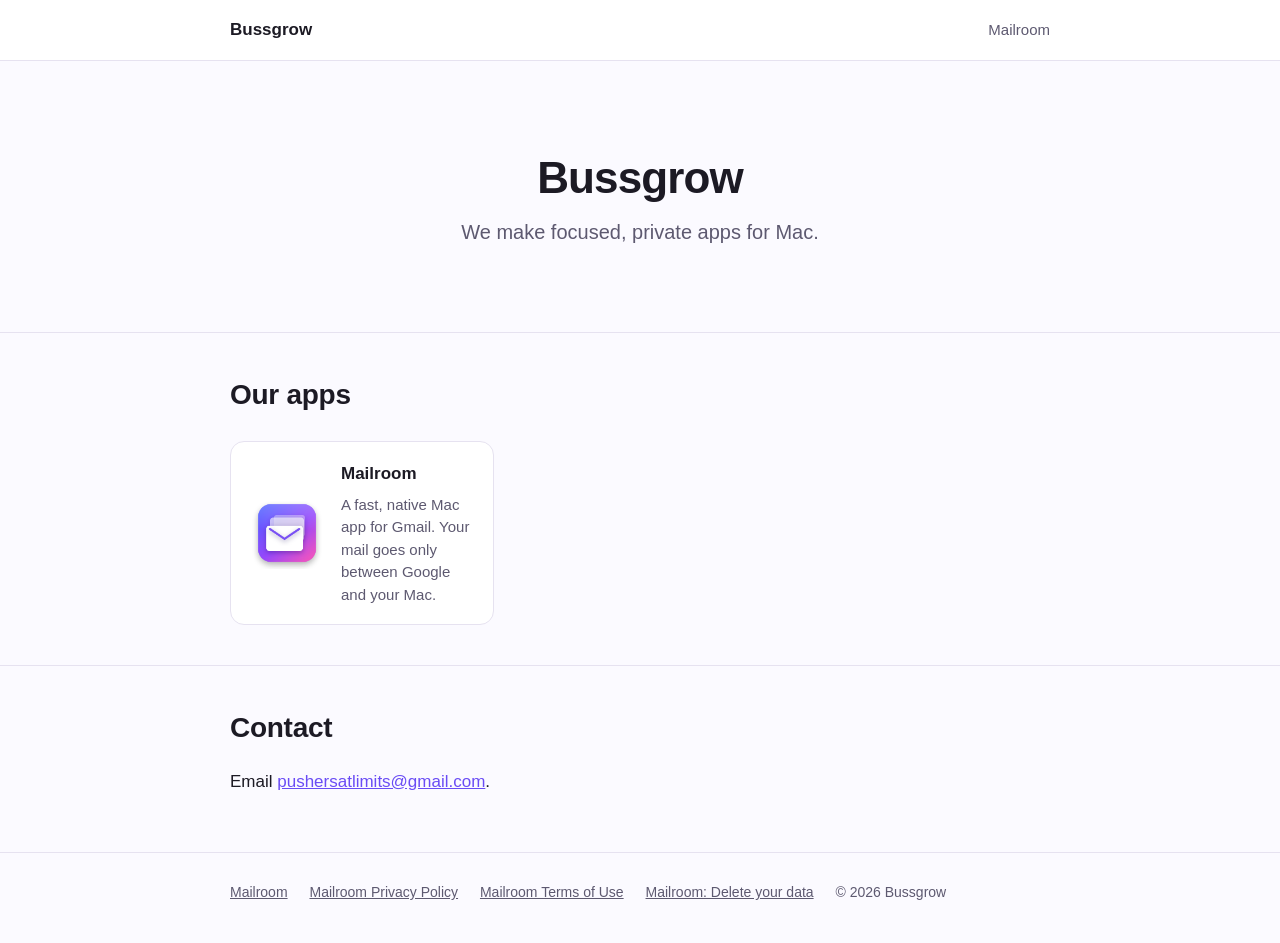
<file: index.html>
<!doctype html>
<html lang="en">
<head>
  <meta charset="utf-8">
  <meta name="viewport" content="width=device-width, initial-scale=1">
  <title>Bussgrow — apps for Mac</title>
  <meta name="description" content="Bussgrow makes Mac apps, including Mailroom, a native Gmail app for Mac.">
  <link rel="icon" href="mailroom/favicon.png">
  <link rel="stylesheet" href="style.css">
</head>
<body>
  <header class="site">
    <div class="wrap">
      <a class="brand" href="./">Bussgrow</a>
      <nav>
        <a href="mailroom/">Mailroom</a>
      </nav>
    </div>
  </header>

  <main>
    <div class="hero wrap">
      <h1>Bussgrow</h1>
      <p class="lede">We make focused, private apps for Mac.</p>
    </div>

    <section id="apps">
      <div class="wrap">
        <h2>Our apps</h2>
        <div class="grid">
          <a class="card app-link" href="mailroom/">
            <img src="mailroom/icon.png" alt="Mailroom app icon">
            <div>
              <h3>Mailroom</h3>
              <p>A fast, native Mac app for Gmail. Your mail goes only between Google and your Mac.</p>
            </div>
          </a>
        </div>
      </div>
    </section>

    <section id="contact">
      <div class="wrap">
        <h2>Contact</h2>
        <p>Email <a href="mailto:pushersatlimits@gmail.com">pushersatlimits@gmail.com</a>.</p>
      </div>
    </section>
  </main>

  <footer class="site">
    <div class="wrap">
      <a href="mailroom/">Mailroom</a>
      <a href="mailroom/privacy.html">Mailroom Privacy Policy</a>
      <a href="mailroom/terms.html">Mailroom Terms of Use</a>
      <a href="mailroom/delete-data.html">Mailroom: Delete your data</a>
      <span>© 2026 Bussgrow</span>
    </div>
  </footer>
</body>
</html>
</file>
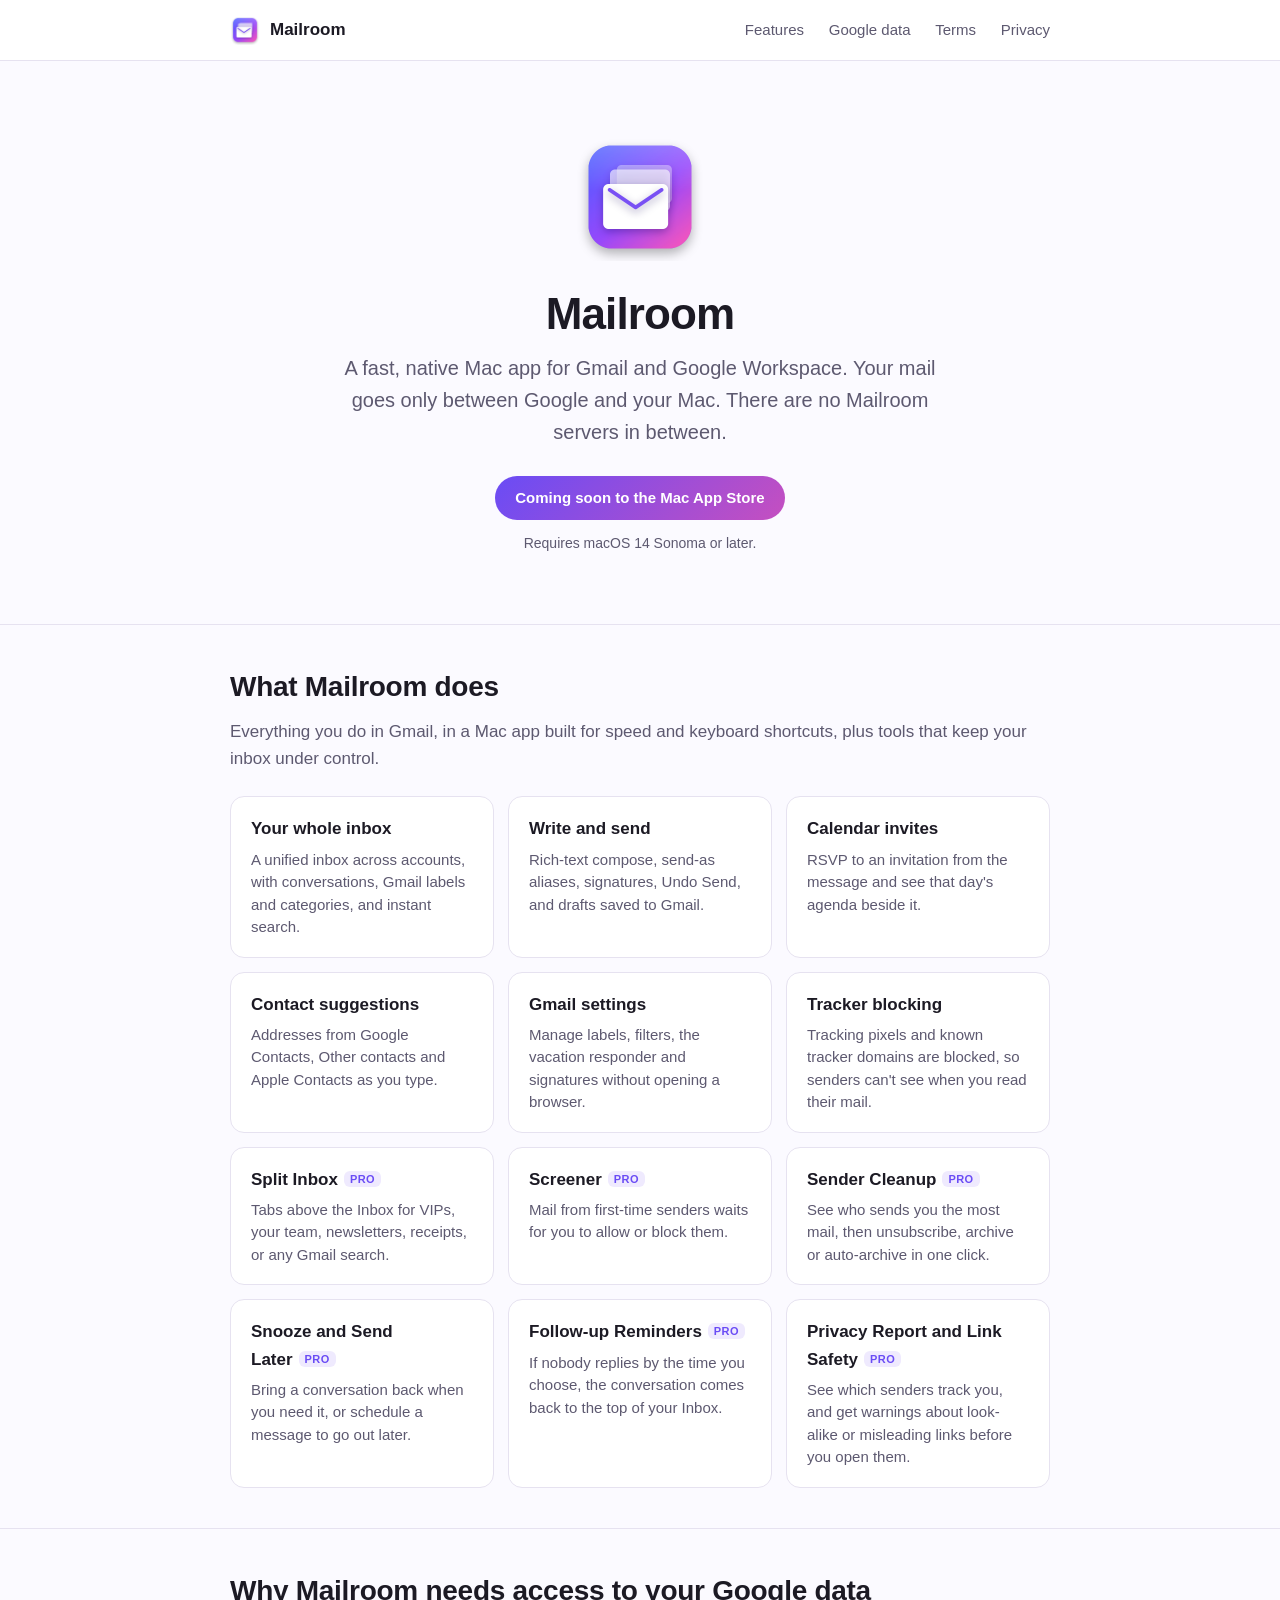
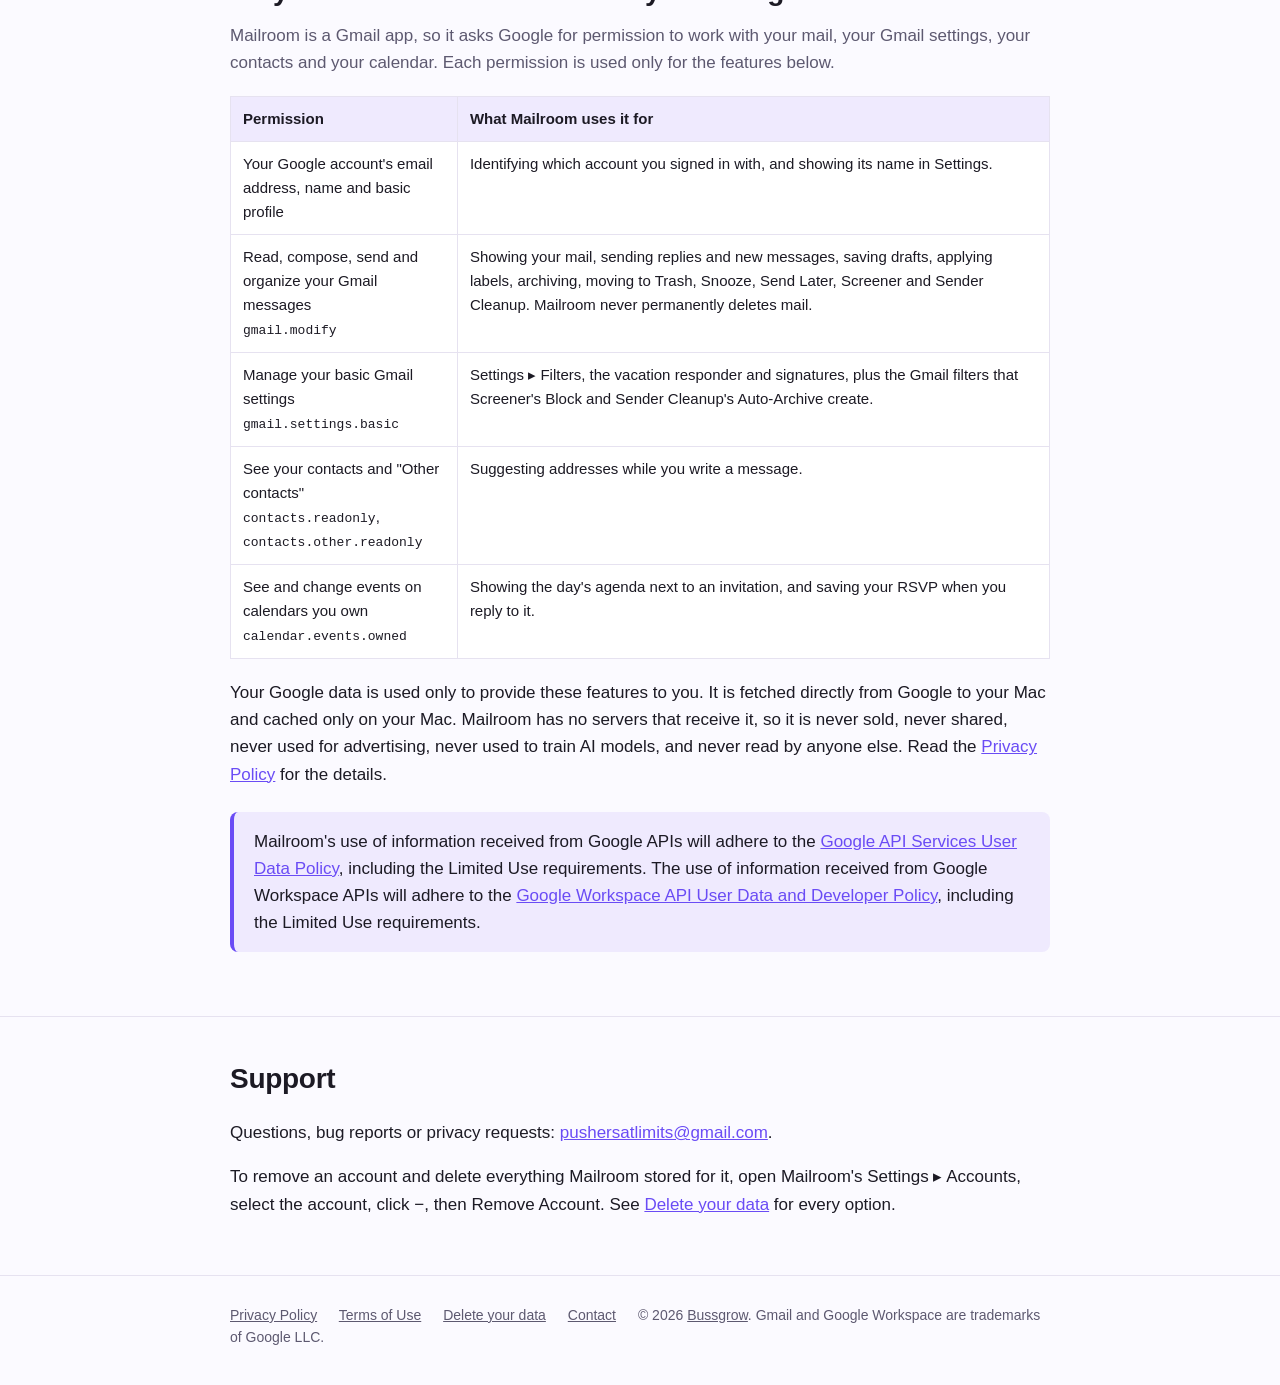
<file: mailroom/index.html>
<!doctype html>
<html lang="en">
<head>
  <meta charset="utf-8">
  <meta name="viewport" content="width=device-width, initial-scale=1">
  <title>Mailroom — a native Gmail app for Mac</title>
  <meta name="description" content="Mailroom is a fast, native Mac app for Gmail. Your mail goes only between Google and your Mac.">
  <link rel="icon" href="favicon.png">
  <link rel="stylesheet" href="../style.css">
</head>
<body>
  <header class="site">
    <div class="wrap">
      <a class="brand" href="./"><img src="icon.png" alt="">Mailroom</a>
      <nav>
        <a href="#features">Features</a>
        <a href="#google-data">Google data</a>
        <a href="terms.html">Terms</a>
        <a href="privacy.html">Privacy</a>
      </nav>
    </div>
  </header>

  <main>
    <div class="hero wrap">
      <img src="icon.png" alt="Mailroom app icon">
      <h1>Mailroom</h1>
      <p class="lede">A fast, native Mac app for Gmail and Google Workspace. Your mail goes only between Google and your Mac. There are no Mailroom servers in between.</p>
      <span class="badge">Coming soon to the Mac App Store</span>
      <p class="note">Requires macOS 14 Sonoma or later.</p>
    </div>

    <section id="features">
      <div class="wrap">
        <h2>What Mailroom does</h2>
        <p class="intro">Everything you do in Gmail, in a Mac app built for speed and keyboard shortcuts, plus tools that keep your inbox under control.</p>
        <div class="grid">
          <div class="card"><h3>Your whole inbox</h3><p>A unified inbox across accounts, with conversations, Gmail labels and categories, and instant search.</p></div>
          <div class="card"><h3>Write and send</h3><p>Rich-text compose, send-as aliases, signatures, Undo Send, and drafts saved to Gmail.</p></div>
          <div class="card"><h3>Calendar invites</h3><p>RSVP to an invitation from the message and see that day's agenda beside it.</p></div>
          <div class="card"><h3>Contact suggestions</h3><p>Addresses from Google Contacts, Other contacts and Apple Contacts as you type.</p></div>
          <div class="card"><h3>Gmail settings</h3><p>Manage labels, filters, the vacation responder and signatures without opening a browser.</p></div>
          <div class="card"><h3>Tracker blocking</h3><p>Tracking pixels and known tracker domains are blocked, so senders can't see when you read their mail.</p></div>
          <div class="card"><h3>Split Inbox<span class="pro">PRO</span></h3><p>Tabs above the Inbox for VIPs, your team, newsletters, receipts, or any Gmail search.</p></div>
          <div class="card"><h3>Screener<span class="pro">PRO</span></h3><p>Mail from first-time senders waits for you to allow or block them.</p></div>
          <div class="card"><h3>Sender Cleanup<span class="pro">PRO</span></h3><p>See who sends you the most mail, then unsubscribe, archive or auto-archive in one click.</p></div>
          <div class="card"><h3>Snooze and Send Later<span class="pro">PRO</span></h3><p>Bring a conversation back when you need it, or schedule a message to go out later.</p></div>
          <div class="card"><h3>Follow-up Reminders<span class="pro">PRO</span></h3><p>If nobody replies by the time you choose, the conversation comes back to the top of your Inbox.</p></div>
          <div class="card"><h3>Privacy Report and Link Safety<span class="pro">PRO</span></h3><p>See which senders track you, and get warnings about look-alike or misleading links before you open them.</p></div>
        </div>
      </div>
    </section>

    <section id="google-data">
      <div class="wrap">
        <h2>Why Mailroom needs access to your Google data</h2>
        <p class="intro">Mailroom is a Gmail app, so it asks Google for permission to work with your mail, your Gmail settings, your contacts and your calendar. Each permission is used only for the features below.</p>
        <div class="table-wrap">
          <table>
            <thead><tr><th>Permission</th><th>What Mailroom uses it for</th></tr></thead>
            <tbody>
              <tr><td>Your Google account's email address, name and basic profile</td><td>Identifying which account you signed in with, and showing its name in Settings.</td></tr>
              <tr><td>Read, compose, send and organize your Gmail messages<br><code>gmail.modify</code></td><td>Showing your mail, sending replies and new messages, saving drafts, applying labels, archiving, moving to Trash, Snooze, Send Later, Screener and Sender Cleanup. Mailroom never permanently deletes mail.</td></tr>
              <tr><td>Manage your basic Gmail settings<br><code>gmail.settings.basic</code></td><td>Settings ▸ Filters, the vacation responder and signatures, plus the Gmail filters that Screener's Block and Sender Cleanup's Auto-Archive create.</td></tr>
              <tr><td>See your contacts and "Other contacts"<br><code>contacts.readonly</code>, <code>contacts.other.readonly</code></td><td>Suggesting addresses while you write a message.</td></tr>
              <tr><td>See and change events on calendars you own<br><code>calendar.events.owned</code></td><td>Showing the day's agenda next to an invitation, and saving your RSVP when you reply to it.</td></tr>
            </tbody>
          </table>
        </div>
        <p>Your Google data is used only to provide these features to you. It is fetched directly from Google to your Mac and cached only on your Mac. Mailroom has no servers that receive it, so it is never sold, never shared, never used for advertising, never used to train AI models, and never read by anyone else. Read the <a href="privacy.html">Privacy Policy</a> for the details.</p>
        <div class="callout">
          <p>Mailroom's use of information received from Google APIs will adhere to the <a href="https://developers.google.com/terms/api-services-user-data-policy">Google API Services User Data Policy</a>, including the Limited Use requirements. The use of information received from Google Workspace APIs will adhere to the <a href="https://developers.google.com/workspace/workspace-api-user-data-developer-policy">Google Workspace API User Data and Developer Policy</a>, including the Limited Use requirements.</p>
        </div>
      </div>
    </section>

    <section id="support">
      <div class="wrap">
        <h2>Support</h2>
        <p>Questions, bug reports or privacy requests: <a href="mailto:pushersatlimits@gmail.com">pushersatlimits@gmail.com</a>.</p>
        <p>To remove an account and delete everything Mailroom stored for it, open Mailroom's Settings ▸ Accounts, select the account, click −, then Remove Account. See <a href="delete-data.html">Delete your data</a> for every option.</p>
      </div>
    </section>
  </main>

  <footer class="site">
    <div class="wrap">
      <a href="privacy.html">Privacy Policy</a>
      <a href="terms.html">Terms of Use</a>
      <a href="delete-data.html">Delete your data</a>
      <a href="mailto:pushersatlimits@gmail.com">Contact</a>
      <span>© 2026 <a href="../">Bussgrow</a>. Gmail and Google Workspace are trademarks of Google LLC.</span>
    </div>
  </footer>
</body>
</html>
</file>
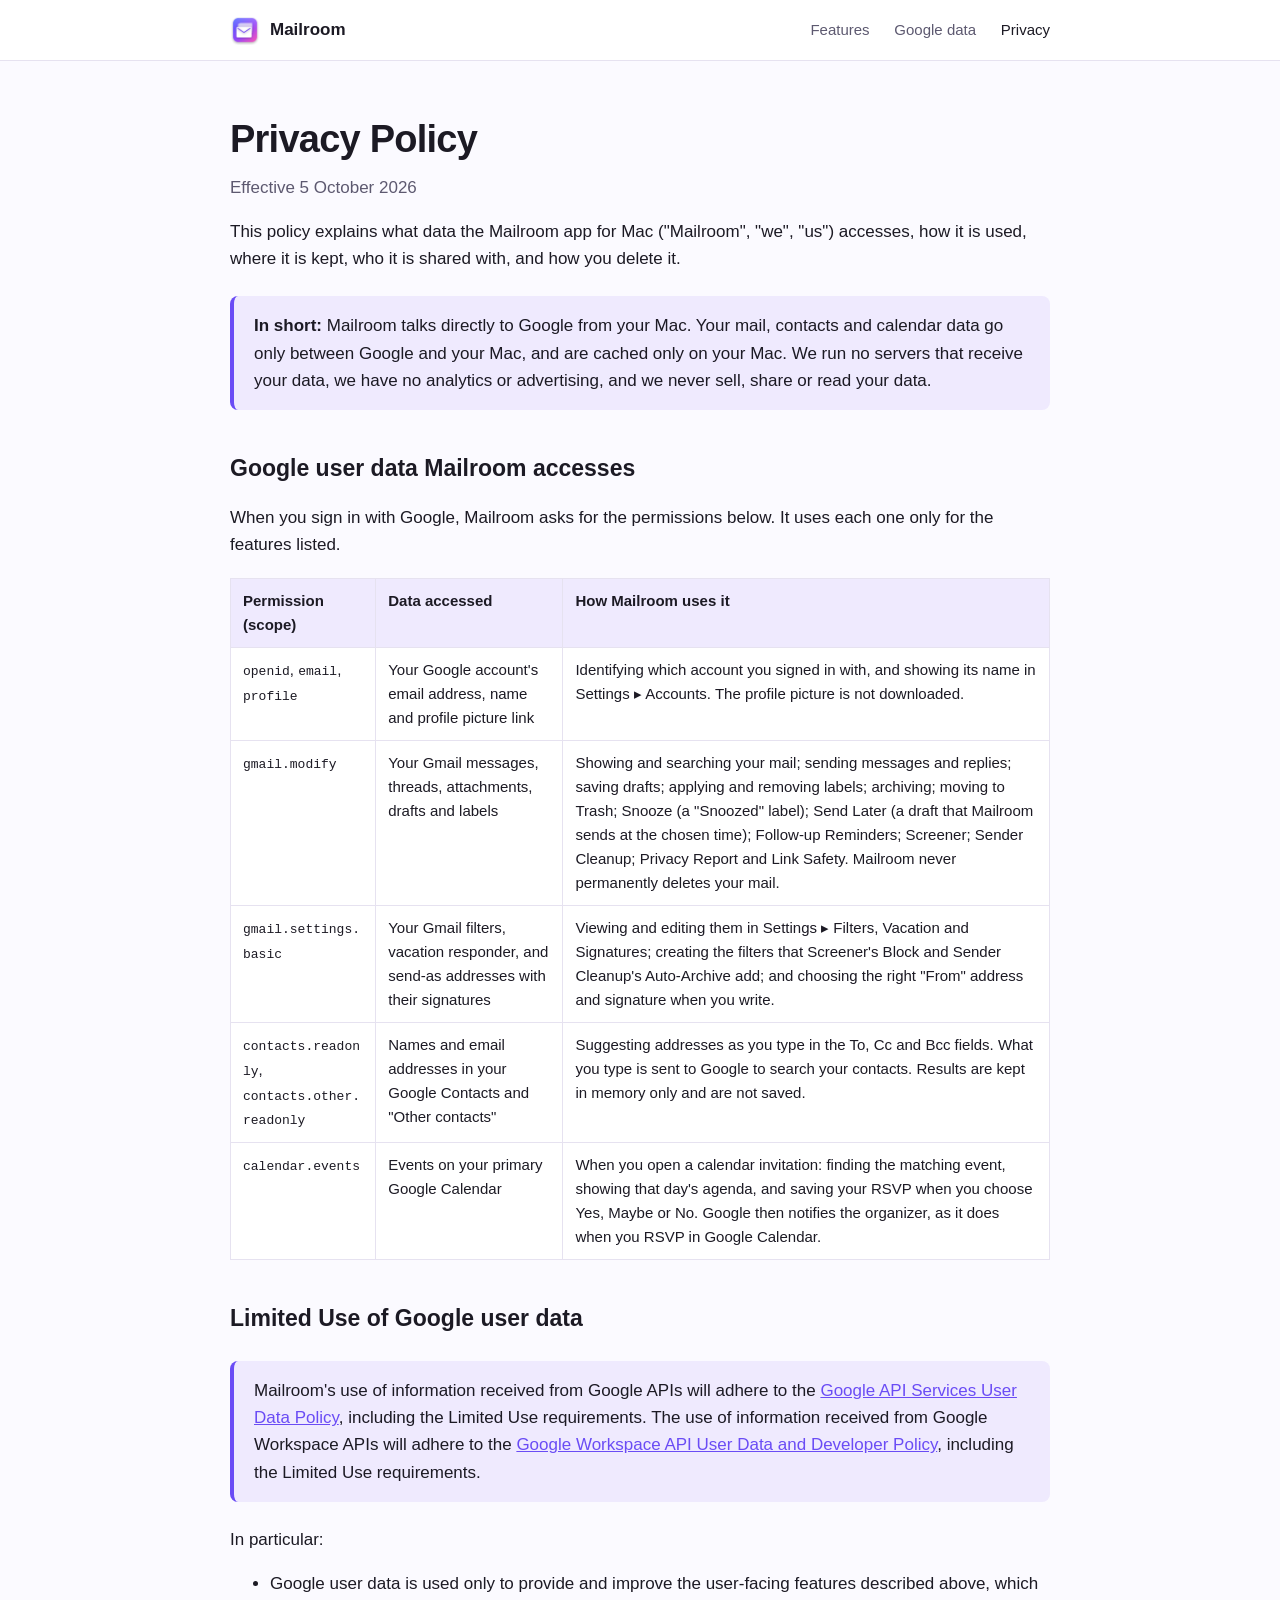
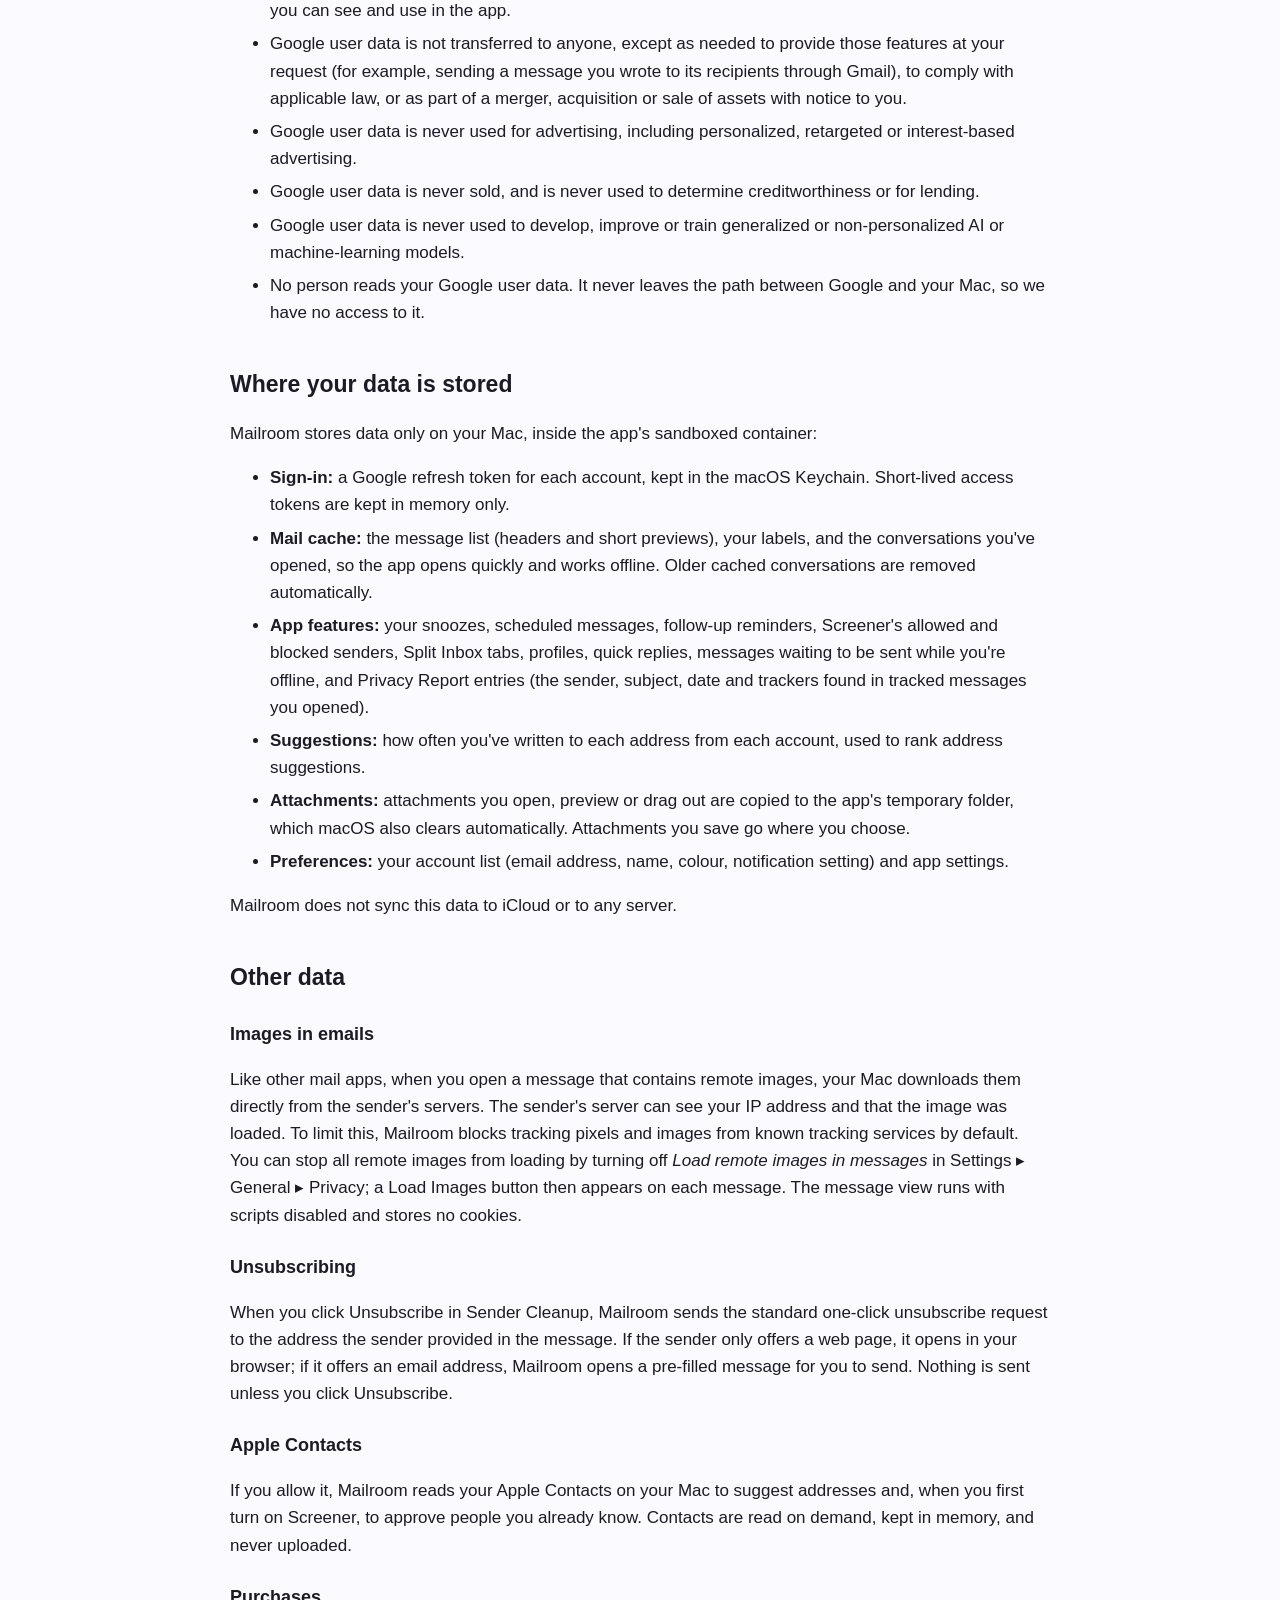
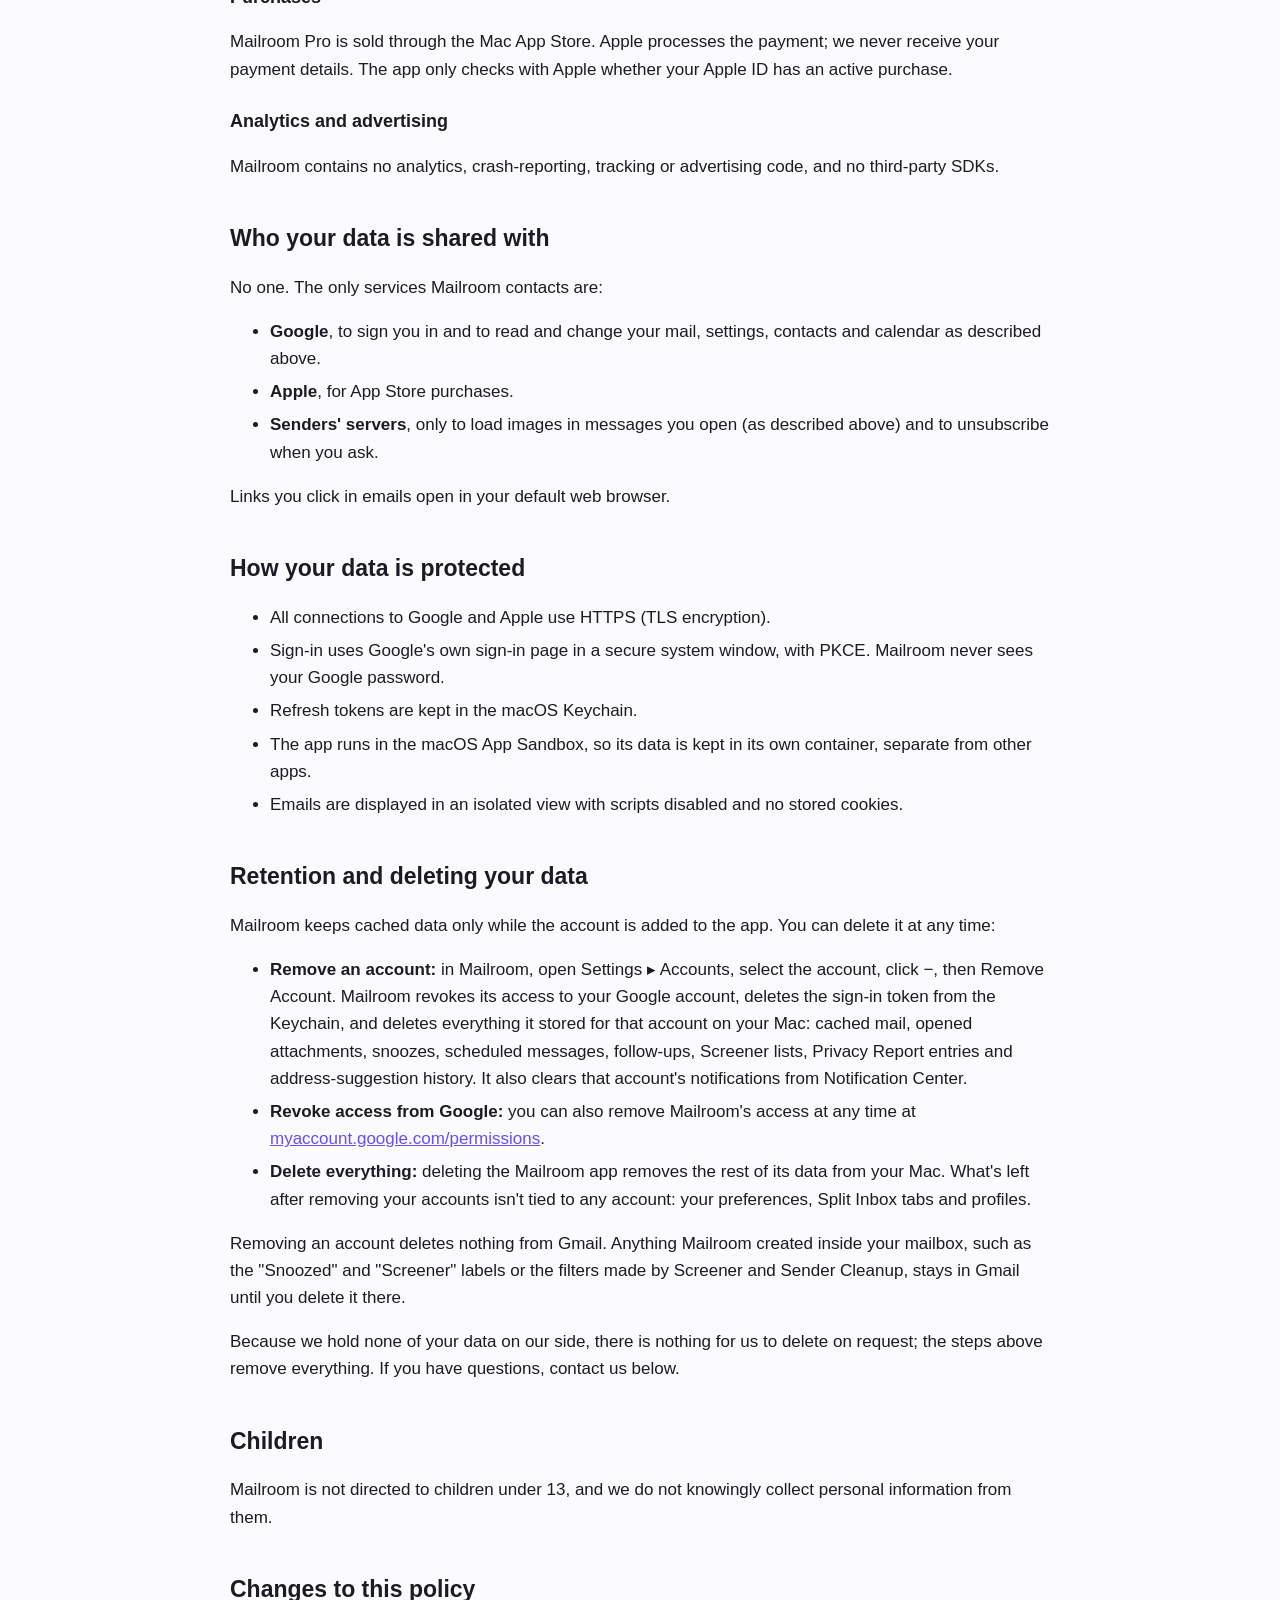
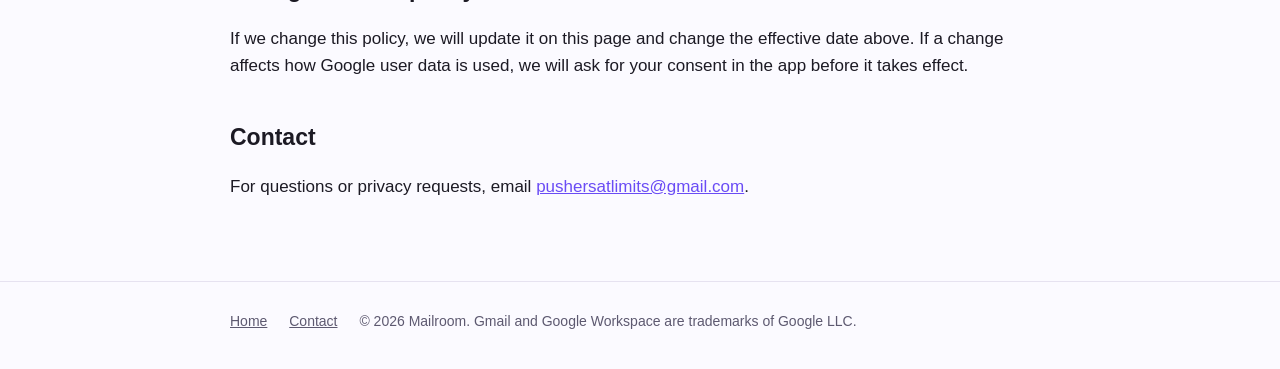
<file: privacy.html>
<!doctype html>
<html lang="en">
<head>
  <meta charset="utf-8">
  <meta name="viewport" content="width=device-width, initial-scale=1">
  <title>Privacy Policy — Mailroom</title>
  <meta name="description" content="How Mailroom accesses, uses, stores, protects and deletes your data, including Google user data.">
  <link rel="icon" href="favicon.png">
  <link rel="stylesheet" href="style.css">
</head>
<body>
  <header class="site">
    <div class="wrap">
      <a class="brand" href="./"><img src="icon.png" alt="">Mailroom</a>
      <nav>
        <a href="./#features">Features</a>
        <a href="./#google-data">Google data</a>
        <a href="privacy.html" aria-current="page">Privacy</a>
      </nav>
    </div>
  </header>

  <main class="wrap">
    <article class="policy">
      <h1>Privacy Policy</h1>
      <p class="updated">Effective 5 October 2026</p>

      <p>This policy explains what data the Mailroom app for Mac ("Mailroom", "we", "us") accesses, how it is used, where it is kept, who it is shared with, and how you delete it.</p>

      <div class="callout">
        <p><strong>In short:</strong> Mailroom talks directly to Google from your Mac. Your mail, contacts and calendar data go only between Google and your Mac, and are cached only on your Mac. We run no servers that receive your data, we have no analytics or advertising, and we never sell, share or read your data.</p>
      </div>

      <h2 id="google-data">Google user data Mailroom accesses</h2>
      <p>When you sign in with Google, Mailroom asks for the permissions below. It uses each one only for the features listed.</p>
      <div class="table-wrap">
        <table>
          <thead><tr><th>Permission (scope)</th><th>Data accessed</th><th>How Mailroom uses it</th></tr></thead>
          <tbody>
            <tr>
              <td><code>openid</code>, <code>email</code>, <code>profile</code></td>
              <td>Your Google account's email address, name and profile picture link</td>
              <td>Identifying which account you signed in with, and showing its name in Settings ▸ Accounts. The profile picture is not downloaded.</td>
            </tr>
            <tr>
              <td><code>gmail.modify</code></td>
              <td>Your Gmail messages, threads, attachments, drafts and labels</td>
              <td>Showing and searching your mail; sending messages and replies; saving drafts; applying and removing labels; archiving; moving to Trash; Snooze (a "Snoozed" label); Send Later (a draft that Mailroom sends at the chosen time); Follow-up Reminders; Screener; Sender Cleanup; Privacy Report and Link Safety. Mailroom never permanently deletes your mail.</td>
            </tr>
            <tr>
              <td><code>gmail.settings.basic</code></td>
              <td>Your Gmail filters, vacation responder, and send-as addresses with their signatures</td>
              <td>Viewing and editing them in Settings ▸ Filters, Vacation and Signatures; creating the filters that Screener's Block and Sender Cleanup's Auto-Archive add; and choosing the right "From" address and signature when you write.</td>
            </tr>
            <tr>
              <td><code>contacts.readonly</code>, <code>contacts.other.readonly</code></td>
              <td>Names and email addresses in your Google Contacts and "Other contacts"</td>
              <td>Suggesting addresses as you type in the To, Cc and Bcc fields. What you type is sent to Google to search your contacts. Results are kept in memory only and are not saved.</td>
            </tr>
            <tr>
              <td><code>calendar.events</code></td>
              <td>Events on your primary Google Calendar</td>
              <td>When you open a calendar invitation: finding the matching event, showing that day's agenda, and saving your RSVP when you choose Yes, Maybe or No. Google then notifies the organizer, as it does when you RSVP in Google Calendar.</td>
            </tr>
          </tbody>
        </table>
      </div>

      <h2 id="limited-use">Limited Use of Google user data</h2>
      <div class="callout">
        <p>Mailroom's use of information received from Google APIs will adhere to the <a href="https://developers.google.com/terms/api-services-user-data-policy">Google API Services User Data Policy</a>, including the Limited Use requirements. The use of information received from Google Workspace APIs will adhere to the <a href="https://developers.google.com/workspace/workspace-api-user-data-developer-policy">Google Workspace API User Data and Developer Policy</a>, including the Limited Use requirements.</p>
      </div>
      <p>In particular:</p>
      <ul>
        <li>Google user data is used only to provide and improve the user-facing features described above, which you can see and use in the app.</li>
        <li>Google user data is not transferred to anyone, except as needed to provide those features at your request (for example, sending a message you wrote to its recipients through Gmail), to comply with applicable law, or as part of a merger, acquisition or sale of assets with notice to you.</li>
        <li>Google user data is never used for advertising, including personalized, retargeted or interest-based advertising.</li>
        <li>Google user data is never sold, and is never used to determine creditworthiness or for lending.</li>
        <li>Google user data is never used to develop, improve or train generalized or non-personalized AI or machine-learning models.</li>
        <li>No person reads your Google user data. It never leaves the path between Google and your Mac, so we have no access to it.</li>
      </ul>

      <h2 id="storage">Where your data is stored</h2>
      <p>Mailroom stores data only on your Mac, inside the app's sandboxed container:</p>
      <ul>
        <li><strong>Sign-in:</strong> a Google refresh token for each account, kept in the macOS Keychain. Short-lived access tokens are kept in memory only.</li>
        <li><strong>Mail cache:</strong> the message list (headers and short previews), your labels, and the conversations you've opened, so the app opens quickly and works offline. Older cached conversations are removed automatically.</li>
        <li><strong>App features:</strong> your snoozes, scheduled messages, follow-up reminders, Screener's allowed and blocked senders, Split Inbox tabs, profiles, quick replies, messages waiting to be sent while you're offline, and Privacy Report entries (the sender, subject, date and trackers found in tracked messages you opened).</li>
        <li><strong>Suggestions:</strong> how often you've written to each address from each account, used to rank address suggestions.</li>
        <li><strong>Attachments:</strong> attachments you open, preview or drag out are copied to the app's temporary folder, which macOS also clears automatically. Attachments you save go where you choose.</li>
        <li><strong>Preferences:</strong> your account list (email address, name, colour, notification setting) and app settings.</li>
      </ul>
      <p>Mailroom does not sync this data to iCloud or to any server.</p>

      <h2 id="other-data">Other data</h2>
      <h3>Images in emails</h3>
      <p>Like other mail apps, when you open a message that contains remote images, your Mac downloads them directly from the sender's servers. The sender's server can see your IP address and that the image was loaded. To limit this, Mailroom blocks tracking pixels and images from known tracking services by default. You can stop all remote images from loading by turning off <em>Load remote images in messages</em> in Settings ▸ General ▸ Privacy; a Load Images button then appears on each message. The message view runs with scripts disabled and stores no cookies.</p>
      <h3>Unsubscribing</h3>
      <p>When you click Unsubscribe in Sender Cleanup, Mailroom sends the standard one-click unsubscribe request to the address the sender provided in the message. If the sender only offers a web page, it opens in your browser; if it offers an email address, Mailroom opens a pre-filled message for you to send. Nothing is sent unless you click Unsubscribe.</p>
      <h3>Apple Contacts</h3>
      <p>If you allow it, Mailroom reads your Apple Contacts on your Mac to suggest addresses and, when you first turn on Screener, to approve people you already know. Contacts are read on demand, kept in memory, and never uploaded.</p>
      <h3>Purchases</h3>
      <p>Mailroom Pro is sold through the Mac App Store. Apple processes the payment; we never receive your payment details. The app only checks with Apple whether your Apple ID has an active purchase.</p>
      <h3>Analytics and advertising</h3>
      <p>Mailroom contains no analytics, crash-reporting, tracking or advertising code, and no third-party SDKs.</p>

      <h2 id="sharing">Who your data is shared with</h2>
      <p>No one. The only services Mailroom contacts are:</p>
      <ul>
        <li><strong>Google</strong>, to sign you in and to read and change your mail, settings, contacts and calendar as described above.</li>
        <li><strong>Apple</strong>, for App Store purchases.</li>
        <li><strong>Senders' servers</strong>, only to load images in messages you open (as described above) and to unsubscribe when you ask.</li>
      </ul>
      <p>Links you click in emails open in your default web browser.</p>

      <h2 id="security">How your data is protected</h2>
      <ul>
        <li>All connections to Google and Apple use HTTPS (TLS encryption).</li>
        <li>Sign-in uses Google's own sign-in page in a secure system window, with PKCE. Mailroom never sees your Google password.</li>
        <li>Refresh tokens are kept in the macOS Keychain.</li>
        <li>The app runs in the macOS App Sandbox, so its data is kept in its own container, separate from other apps.</li>
        <li>Emails are displayed in an isolated view with scripts disabled and no stored cookies.</li>
      </ul>

      <h2 id="deletion">Retention and deleting your data</h2>
      <p>Mailroom keeps cached data only while the account is added to the app. You can delete it at any time:</p>
      <ul>
        <li><strong>Remove an account:</strong> in Mailroom, open Settings ▸ Accounts, select the account, click −, then Remove Account. Mailroom revokes its access to your Google account, deletes the sign-in token from the Keychain, and deletes everything it stored for that account on your Mac: cached mail, opened attachments, snoozes, scheduled messages, follow-ups, Screener lists, Privacy Report entries and address-suggestion history. It also clears that account's notifications from Notification Center.</li>
        <li><strong>Revoke access from Google:</strong> you can also remove Mailroom's access at any time at <a href="https://myaccount.google.com/permissions">myaccount.google.com/permissions</a>.</li>
        <li><strong>Delete everything:</strong> deleting the Mailroom app removes the rest of its data from your Mac. What's left after removing your accounts isn't tied to any account: your preferences, Split Inbox tabs and profiles.</li>
      </ul>
      <p>Removing an account deletes nothing from Gmail. Anything Mailroom created inside your mailbox, such as the "Snoozed" and "Screener" labels or the filters made by Screener and Sender Cleanup, stays in Gmail until you delete it there.</p>
      <p>Because we hold none of your data on our side, there is nothing for us to delete on request; the steps above remove everything. If you have questions, contact us below.</p>

      <h2 id="children">Children</h2>
      <p>Mailroom is not directed to children under 13, and we do not knowingly collect personal information from them.</p>

      <h2 id="changes">Changes to this policy</h2>
      <p>If we change this policy, we will update it on this page and change the effective date above. If a change affects how Google user data is used, we will ask for your consent in the app before it takes effect.</p>

      <h2 id="contact">Contact</h2>
      <p>For questions or privacy requests, email <a href="mailto:pushersatlimits@gmail.com">pushersatlimits@gmail.com</a>.</p>
    </article>
  </main>

  <footer class="site">
    <div class="wrap">
      <a href="./">Home</a>
      <a href="mailto:pushersatlimits@gmail.com">Contact</a>
      <span>© 2026 Mailroom. Gmail and Google Workspace are trademarks of Google LLC.</span>
    </div>
  </footer>
</body>
</html>
</file>
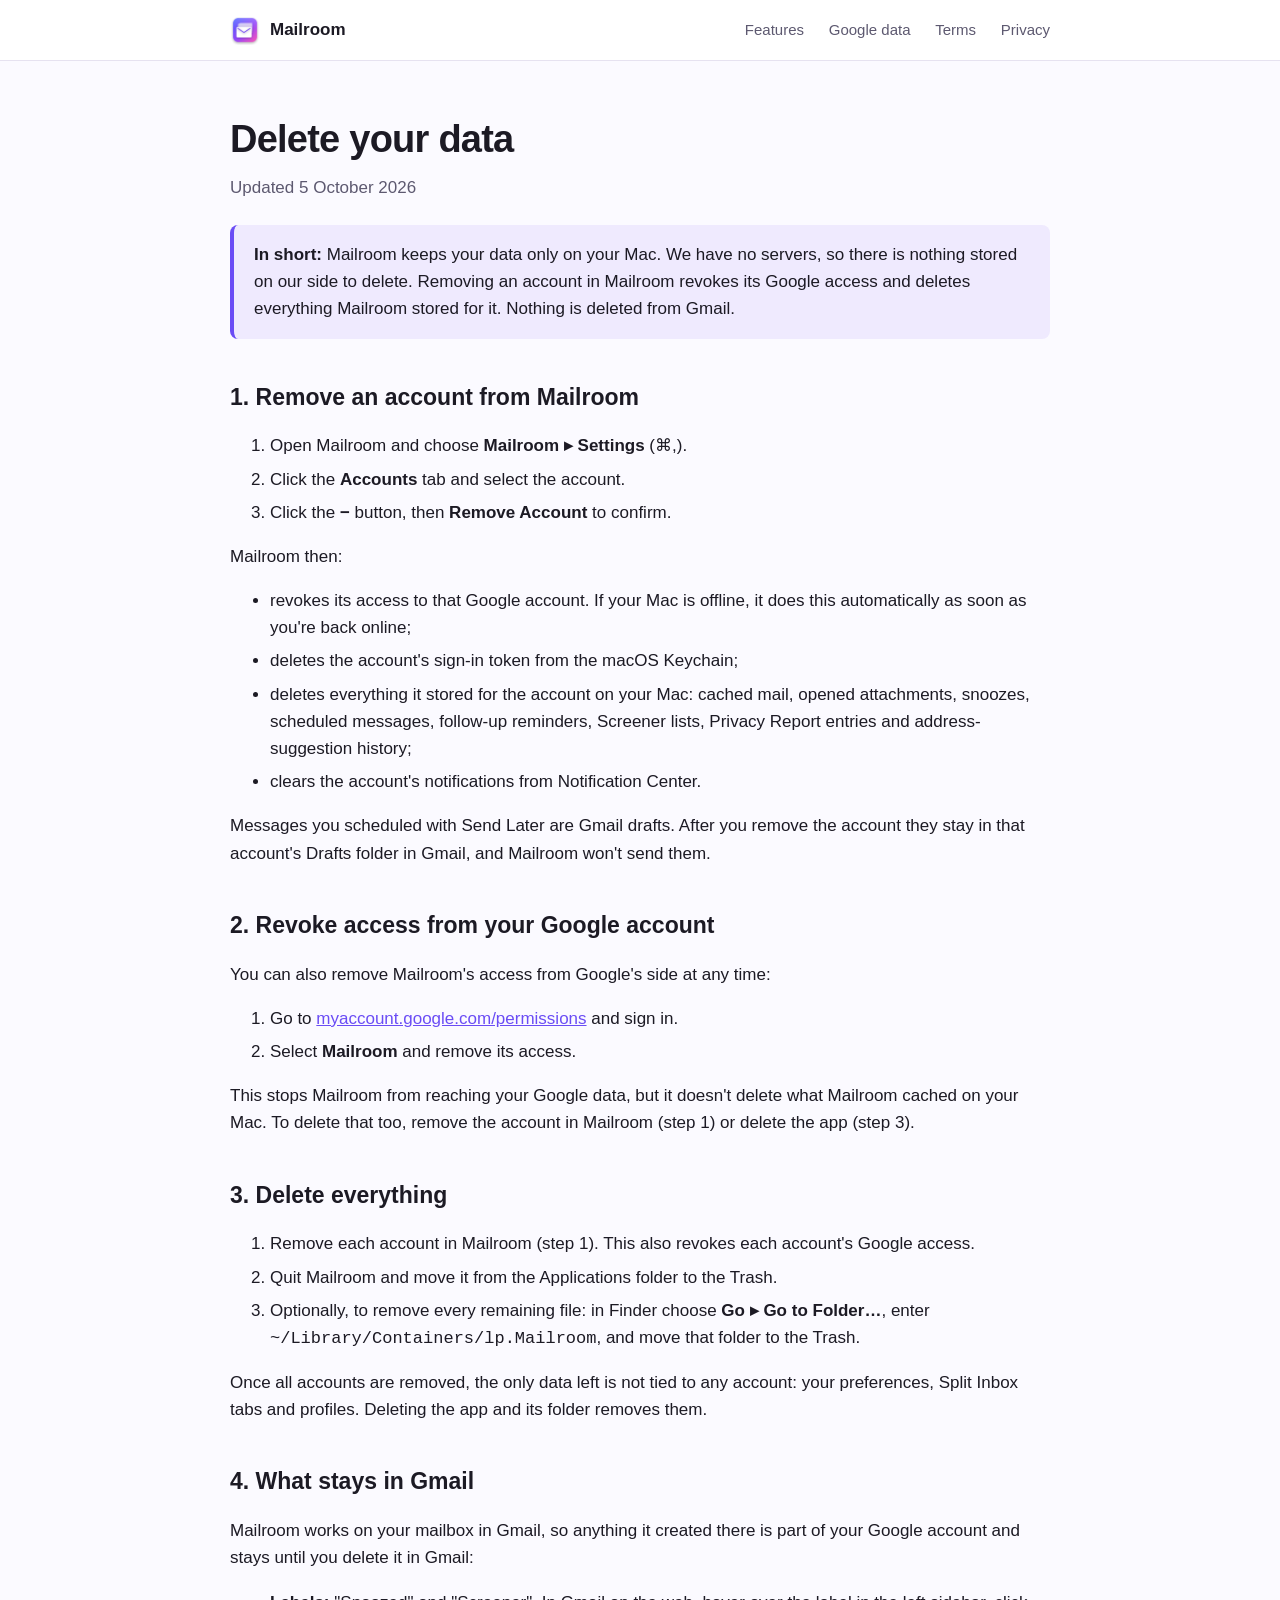
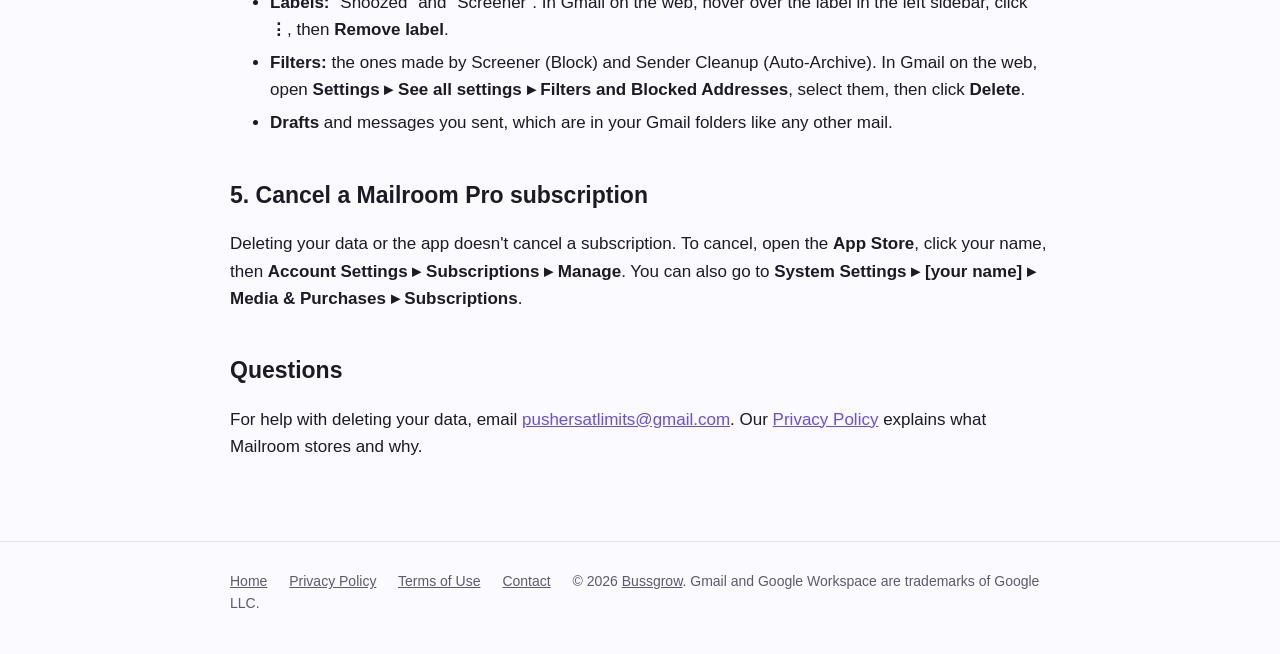
<file: mailroom/delete-data.html>
<!doctype html>
<html lang="en">
<head>
  <meta charset="utf-8">
  <meta name="viewport" content="width=device-width, initial-scale=1">
  <title>Delete your data — Mailroom</title>
  <meta name="description" content="How to remove an account from Mailroom, revoke its Google access, and delete everything Mailroom stored on your Mac.">
  <link rel="icon" href="favicon.png">
  <link rel="stylesheet" href="../style.css">
</head>
<body>
  <header class="site">
    <div class="wrap">
      <a class="brand" href="./"><img src="icon.png" alt="">Mailroom</a>
      <nav>
        <a href="./#features">Features</a>
        <a href="./#google-data">Google data</a>
        <a href="terms.html">Terms</a>
        <a href="privacy.html">Privacy</a>
      </nav>
    </div>
  </header>

  <main class="wrap">
    <article class="policy">
      <h1>Delete your data</h1>
      <p class="updated">Updated 5 October 2026</p>

      <div class="callout">
        <p><strong>In short:</strong> Mailroom keeps your data only on your Mac. We have no servers, so there is nothing stored on our side to delete. Removing an account in Mailroom revokes its Google access and deletes everything Mailroom stored for it. Nothing is deleted from Gmail.</p>
      </div>

      <h2 id="remove-account">1. Remove an account from Mailroom</h2>
      <ol>
        <li>Open Mailroom and choose <strong>Mailroom ▸ Settings</strong> (⌘,).</li>
        <li>Click the <strong>Accounts</strong> tab and select the account.</li>
        <li>Click the <strong>−</strong> button, then <strong>Remove Account</strong> to confirm.</li>
      </ol>
      <p>Mailroom then:</p>
      <ul>
        <li>revokes its access to that Google account. If your Mac is offline, it does this automatically as soon as you're back online;</li>
        <li>deletes the account's sign-in token from the macOS Keychain;</li>
        <li>deletes everything it stored for the account on your Mac: cached mail, opened attachments, snoozes, scheduled messages, follow-up reminders, Screener lists, Privacy Report entries and address-suggestion history;</li>
        <li>clears the account's notifications from Notification Center.</li>
      </ul>
      <p>Messages you scheduled with Send Later are Gmail drafts. After you remove the account they stay in that account's Drafts folder in Gmail, and Mailroom won't send them.</p>

      <h2 id="revoke">2. Revoke access from your Google account</h2>
      <p>You can also remove Mailroom's access from Google's side at any time:</p>
      <ol>
        <li>Go to <a href="https://myaccount.google.com/permissions">myaccount.google.com/permissions</a> and sign in.</li>
        <li>Select <strong>Mailroom</strong> and remove its access.</li>
      </ol>
      <p>This stops Mailroom from reaching your Google data, but it doesn't delete what Mailroom cached on your Mac. To delete that too, remove the account in Mailroom (step 1) or delete the app (step 3).</p>

      <h2 id="delete-everything">3. Delete everything</h2>
      <ol>
        <li>Remove each account in Mailroom (step 1). This also revokes each account's Google access.</li>
        <li>Quit Mailroom and move it from the Applications folder to the Trash.</li>
        <li>Optionally, to remove every remaining file: in Finder choose <strong>Go ▸ Go to Folder…</strong>, enter <code>~/Library/Containers/lp.Mailroom</code>, and move that folder to the Trash.</li>
      </ol>
      <p>Once all accounts are removed, the only data left is not tied to any account: your preferences, Split Inbox tabs and profiles. Deleting the app and its folder removes them.</p>

      <h2 id="gmail">4. What stays in Gmail</h2>
      <p>Mailroom works on your mailbox in Gmail, so anything it created there is part of your Google account and stays until you delete it in Gmail:</p>
      <ul>
        <li><strong>Labels:</strong> "Snoozed" and "Screener". In Gmail on the web, hover over the label in the left sidebar, click <strong>⋮</strong>, then <strong>Remove label</strong>.</li>
        <li><strong>Filters:</strong> the ones made by Screener (Block) and Sender Cleanup (Auto-Archive). In Gmail on the web, open <strong>Settings ▸ See all settings ▸ Filters and Blocked Addresses</strong>, select them, then click <strong>Delete</strong>.</li>
        <li><strong>Drafts</strong> and messages you sent, which are in your Gmail folders like any other mail.</li>
      </ul>

      <h2 id="subscription">5. Cancel a Mailroom Pro subscription</h2>
      <p>Deleting your data or the app doesn't cancel a subscription. To cancel, open the <strong>App Store</strong>, click your name, then <strong>Account Settings ▸ Subscriptions ▸ Manage</strong>. You can also go to <strong>System Settings ▸ [your name] ▸ Media &amp; Purchases ▸ Subscriptions</strong>.</p>

      <h2 id="contact">Questions</h2>
      <p>For help with deleting your data, email <a href="mailto:pushersatlimits@gmail.com">pushersatlimits@gmail.com</a>. Our <a href="privacy.html">Privacy Policy</a> explains what Mailroom stores and why.</p>
    </article>
  </main>

  <footer class="site">
    <div class="wrap">
      <a href="./">Home</a>
      <a href="privacy.html">Privacy Policy</a>
      <a href="terms.html">Terms of Use</a>
      <a href="mailto:pushersatlimits@gmail.com">Contact</a>
      <span>© 2026 <a href="../">Bussgrow</a>. Gmail and Google Workspace are trademarks of Google LLC.</span>
    </div>
  </footer>
</body>
</html>
</file>
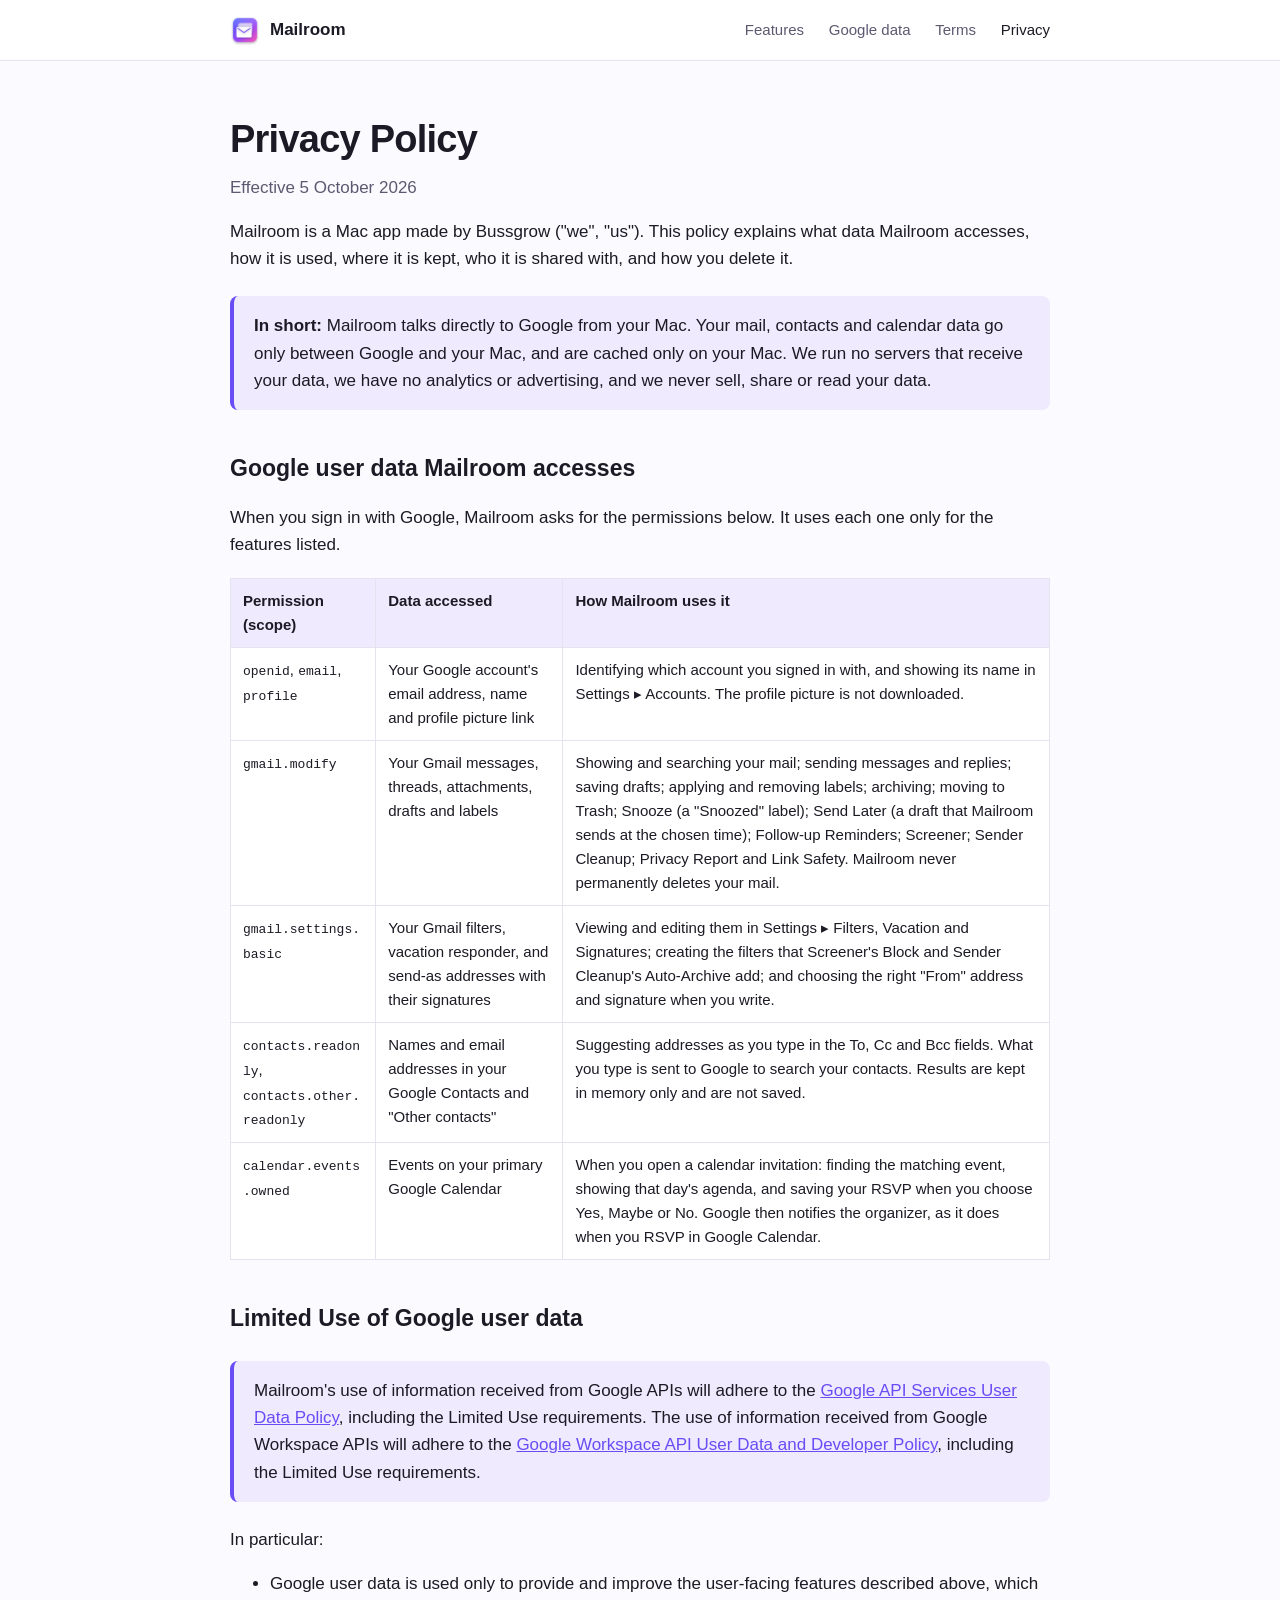
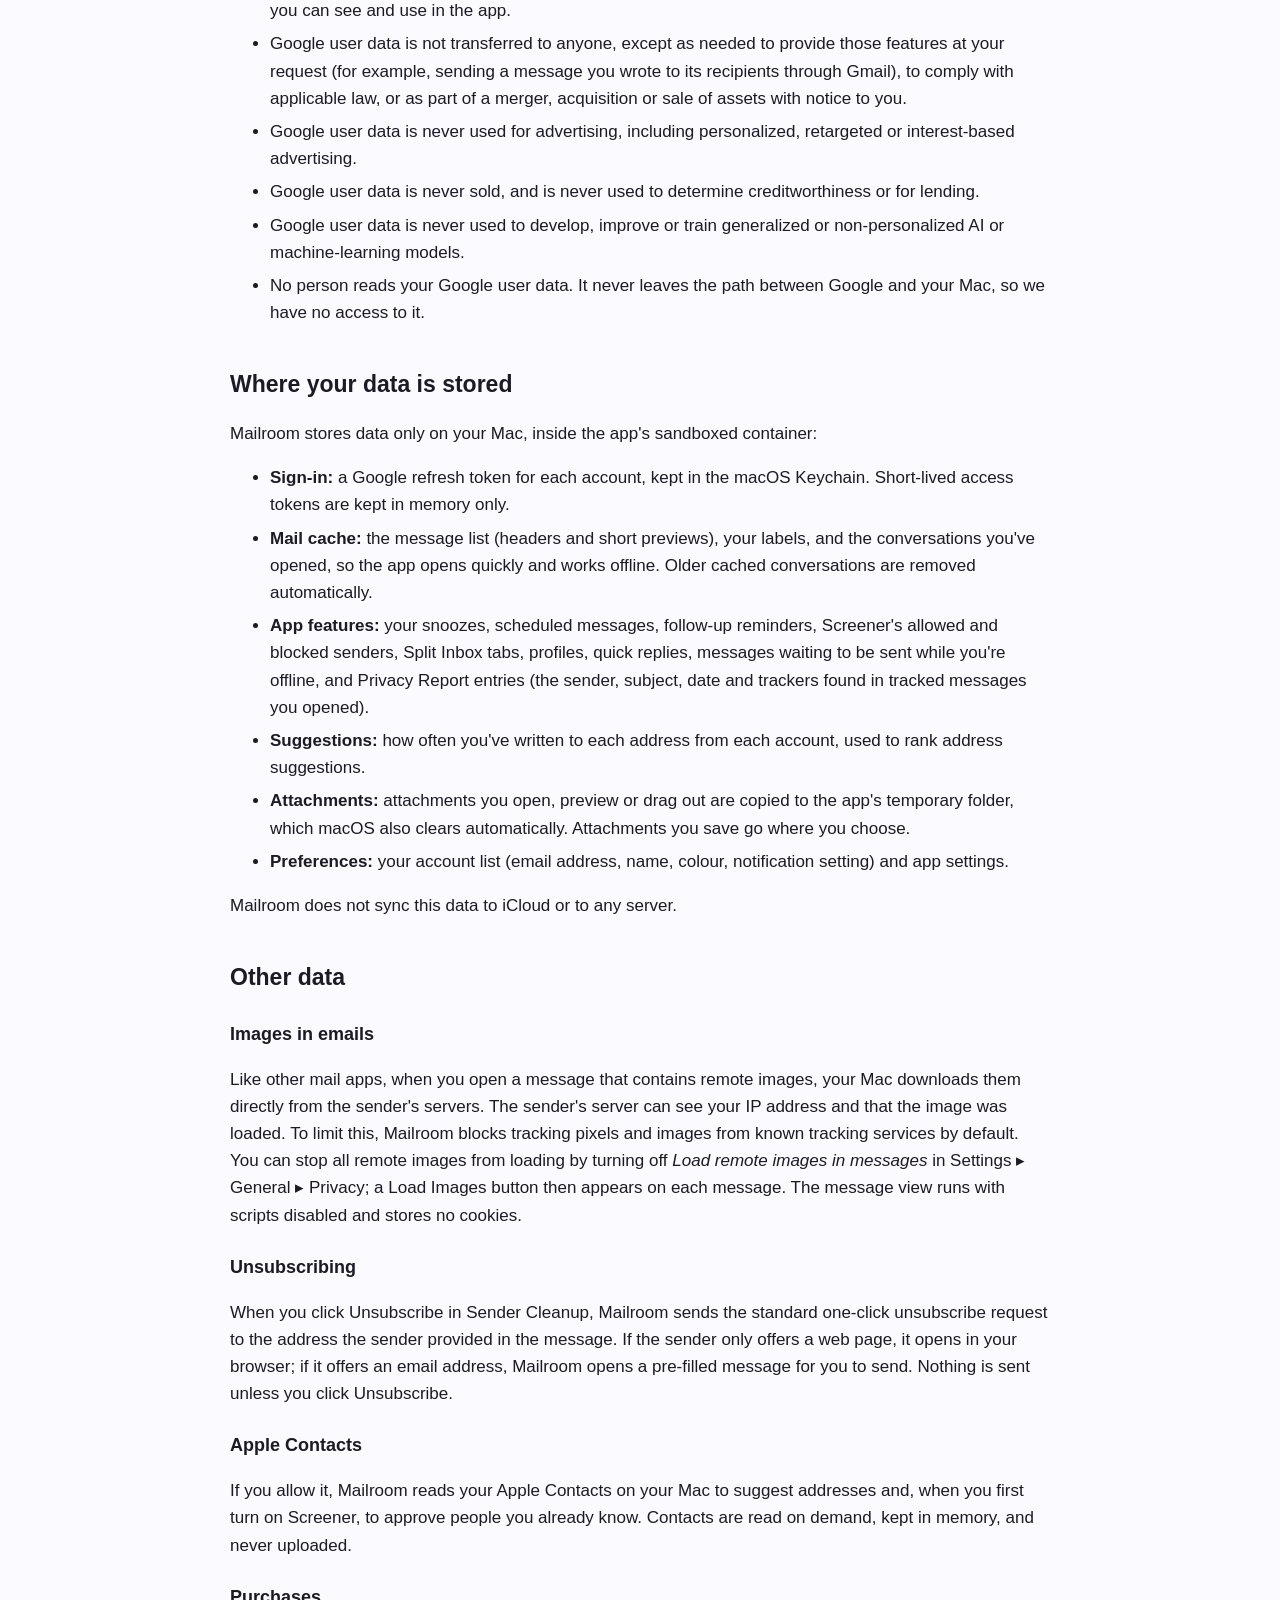
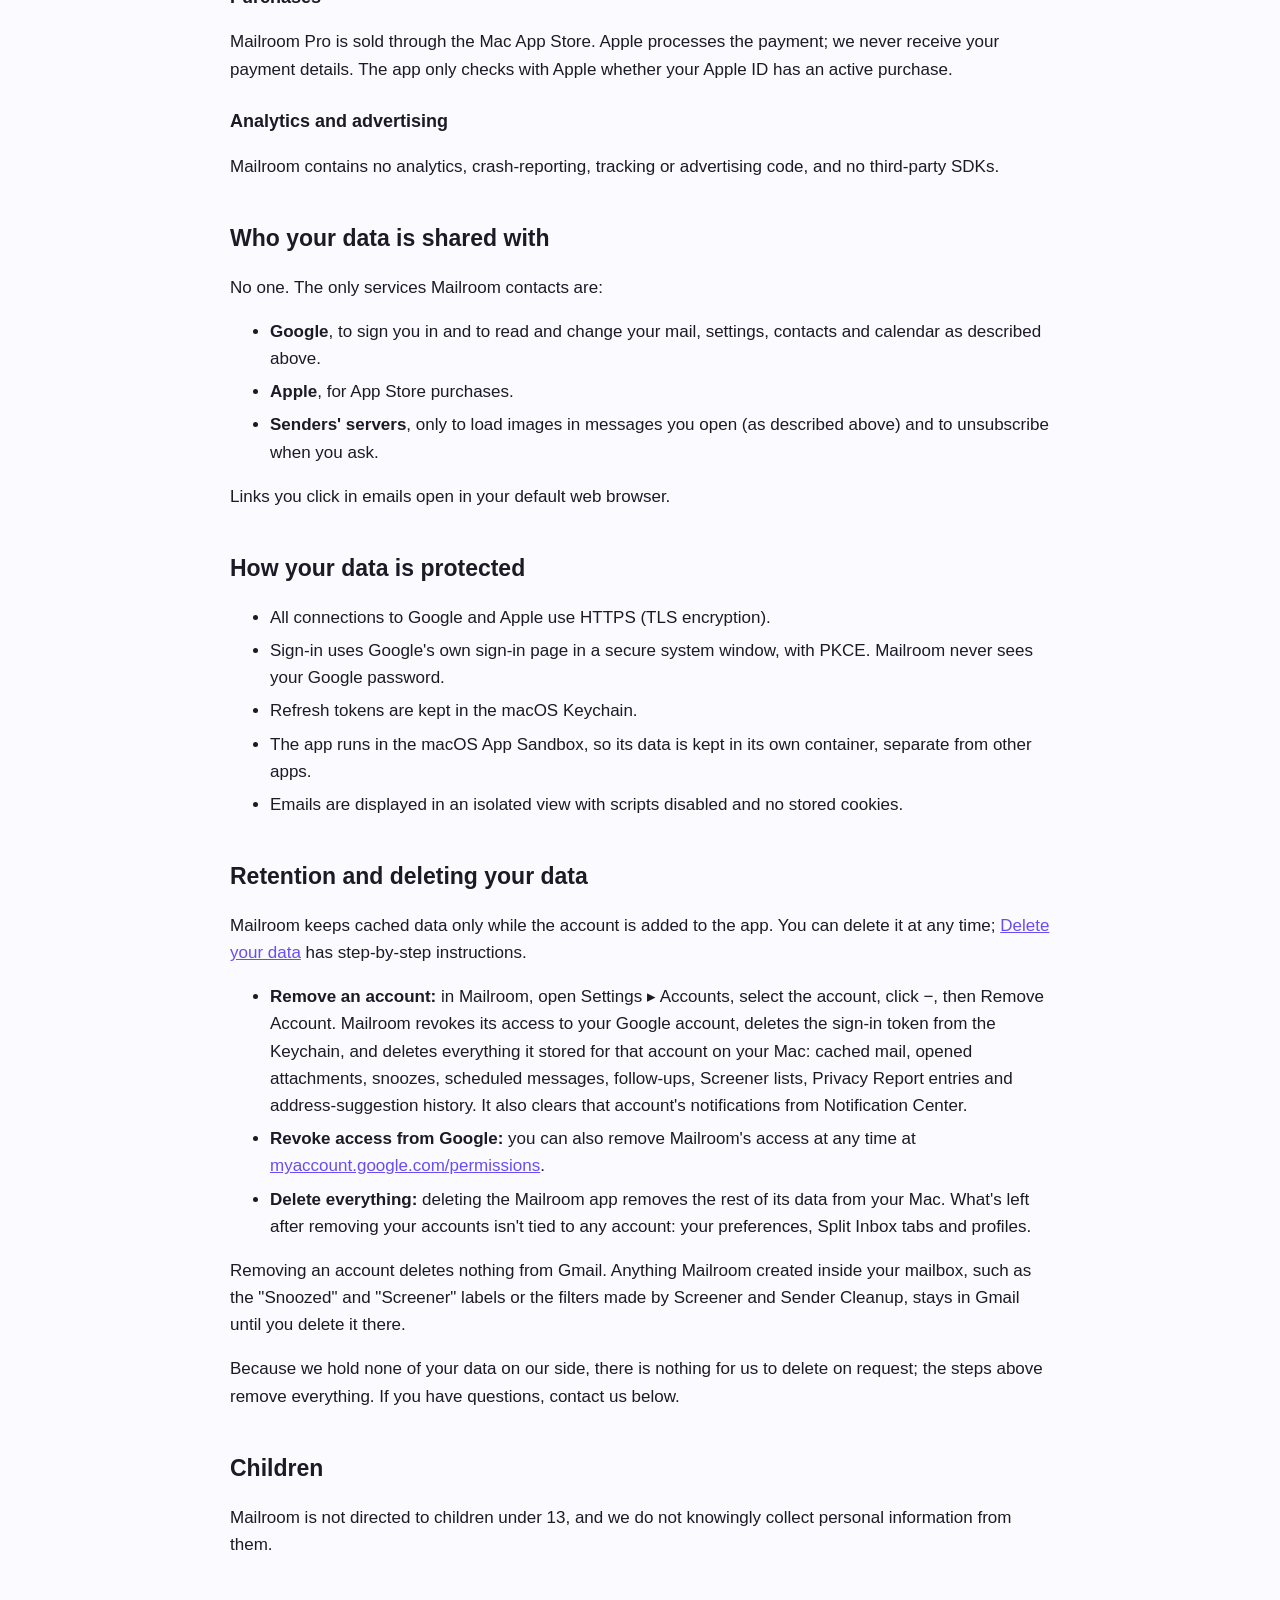
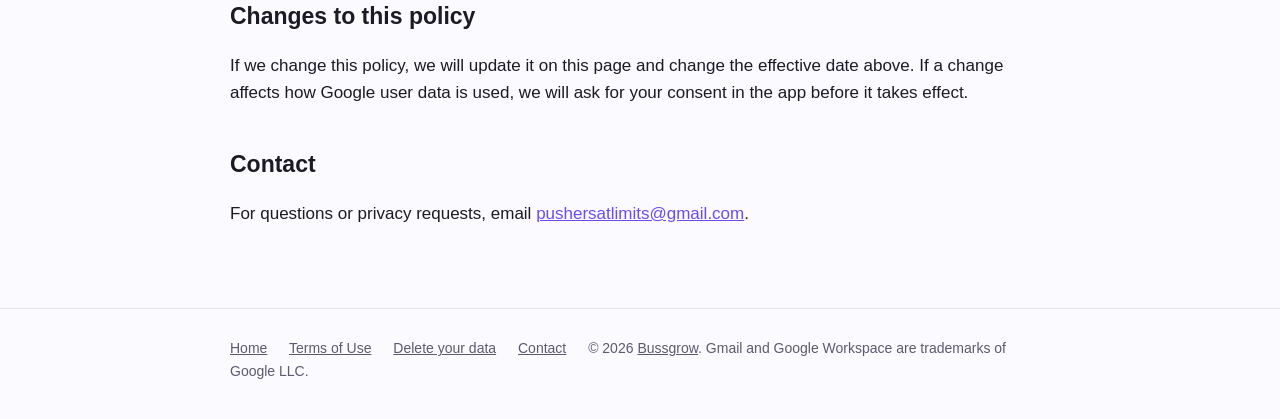
<file: mailroom/privacy.html>
<!doctype html>
<html lang="en">
<head>
  <meta charset="utf-8">
  <meta name="viewport" content="width=device-width, initial-scale=1">
  <title>Privacy Policy — Mailroom</title>
  <meta name="description" content="How Mailroom accesses, uses, stores, protects and deletes your data, including Google user data.">
  <link rel="icon" href="favicon.png">
  <link rel="stylesheet" href="../style.css">
</head>
<body>
  <header class="site">
    <div class="wrap">
      <a class="brand" href="./"><img src="icon.png" alt="">Mailroom</a>
      <nav>
        <a href="./#features">Features</a>
        <a href="./#google-data">Google data</a>
        <a href="terms.html">Terms</a>
        <a href="privacy.html" aria-current="page">Privacy</a>
      </nav>
    </div>
  </header>

  <main class="wrap">
    <article class="policy">
      <h1>Privacy Policy</h1>
      <p class="updated">Effective 5 October 2026</p>

      <p>Mailroom is a Mac app made by Bussgrow ("we", "us"). This policy explains what data Mailroom accesses, how it is used, where it is kept, who it is shared with, and how you delete it.</p>

      <div class="callout">
        <p><strong>In short:</strong> Mailroom talks directly to Google from your Mac. Your mail, contacts and calendar data go only between Google and your Mac, and are cached only on your Mac. We run no servers that receive your data, we have no analytics or advertising, and we never sell, share or read your data.</p>
      </div>

      <h2 id="google-data">Google user data Mailroom accesses</h2>
      <p>When you sign in with Google, Mailroom asks for the permissions below. It uses each one only for the features listed.</p>
      <div class="table-wrap">
        <table>
          <thead><tr><th>Permission (scope)</th><th>Data accessed</th><th>How Mailroom uses it</th></tr></thead>
          <tbody>
            <tr>
              <td><code>openid</code>, <code>email</code>, <code>profile</code></td>
              <td>Your Google account's email address, name and profile picture link</td>
              <td>Identifying which account you signed in with, and showing its name in Settings ▸ Accounts. The profile picture is not downloaded.</td>
            </tr>
            <tr>
              <td><code>gmail.modify</code></td>
              <td>Your Gmail messages, threads, attachments, drafts and labels</td>
              <td>Showing and searching your mail; sending messages and replies; saving drafts; applying and removing labels; archiving; moving to Trash; Snooze (a "Snoozed" label); Send Later (a draft that Mailroom sends at the chosen time); Follow-up Reminders; Screener; Sender Cleanup; Privacy Report and Link Safety. Mailroom never permanently deletes your mail.</td>
            </tr>
            <tr>
              <td><code>gmail.settings.basic</code></td>
              <td>Your Gmail filters, vacation responder, and send-as addresses with their signatures</td>
              <td>Viewing and editing them in Settings ▸ Filters, Vacation and Signatures; creating the filters that Screener's Block and Sender Cleanup's Auto-Archive add; and choosing the right "From" address and signature when you write.</td>
            </tr>
            <tr>
              <td><code>contacts.readonly</code>, <code>contacts.other.readonly</code></td>
              <td>Names and email addresses in your Google Contacts and "Other contacts"</td>
              <td>Suggesting addresses as you type in the To, Cc and Bcc fields. What you type is sent to Google to search your contacts. Results are kept in memory only and are not saved.</td>
            </tr>
            <tr>
              <td><code>calendar.events.owned</code></td>
              <td>Events on your primary Google Calendar</td>
              <td>When you open a calendar invitation: finding the matching event, showing that day's agenda, and saving your RSVP when you choose Yes, Maybe or No. Google then notifies the organizer, as it does when you RSVP in Google Calendar.</td>
            </tr>
          </tbody>
        </table>
      </div>

      <h2 id="limited-use">Limited Use of Google user data</h2>
      <div class="callout">
        <p>Mailroom's use of information received from Google APIs will adhere to the <a href="https://developers.google.com/terms/api-services-user-data-policy">Google API Services User Data Policy</a>, including the Limited Use requirements. The use of information received from Google Workspace APIs will adhere to the <a href="https://developers.google.com/workspace/workspace-api-user-data-developer-policy">Google Workspace API User Data and Developer Policy</a>, including the Limited Use requirements.</p>
      </div>
      <p>In particular:</p>
      <ul>
        <li>Google user data is used only to provide and improve the user-facing features described above, which you can see and use in the app.</li>
        <li>Google user data is not transferred to anyone, except as needed to provide those features at your request (for example, sending a message you wrote to its recipients through Gmail), to comply with applicable law, or as part of a merger, acquisition or sale of assets with notice to you.</li>
        <li>Google user data is never used for advertising, including personalized, retargeted or interest-based advertising.</li>
        <li>Google user data is never sold, and is never used to determine creditworthiness or for lending.</li>
        <li>Google user data is never used to develop, improve or train generalized or non-personalized AI or machine-learning models.</li>
        <li>No person reads your Google user data. It never leaves the path between Google and your Mac, so we have no access to it.</li>
      </ul>

      <h2 id="storage">Where your data is stored</h2>
      <p>Mailroom stores data only on your Mac, inside the app's sandboxed container:</p>
      <ul>
        <li><strong>Sign-in:</strong> a Google refresh token for each account, kept in the macOS Keychain. Short-lived access tokens are kept in memory only.</li>
        <li><strong>Mail cache:</strong> the message list (headers and short previews), your labels, and the conversations you've opened, so the app opens quickly and works offline. Older cached conversations are removed automatically.</li>
        <li><strong>App features:</strong> your snoozes, scheduled messages, follow-up reminders, Screener's allowed and blocked senders, Split Inbox tabs, profiles, quick replies, messages waiting to be sent while you're offline, and Privacy Report entries (the sender, subject, date and trackers found in tracked messages you opened).</li>
        <li><strong>Suggestions:</strong> how often you've written to each address from each account, used to rank address suggestions.</li>
        <li><strong>Attachments:</strong> attachments you open, preview or drag out are copied to the app's temporary folder, which macOS also clears automatically. Attachments you save go where you choose.</li>
        <li><strong>Preferences:</strong> your account list (email address, name, colour, notification setting) and app settings.</li>
      </ul>
      <p>Mailroom does not sync this data to iCloud or to any server.</p>

      <h2 id="other-data">Other data</h2>
      <h3>Images in emails</h3>
      <p>Like other mail apps, when you open a message that contains remote images, your Mac downloads them directly from the sender's servers. The sender's server can see your IP address and that the image was loaded. To limit this, Mailroom blocks tracking pixels and images from known tracking services by default. You can stop all remote images from loading by turning off <em>Load remote images in messages</em> in Settings ▸ General ▸ Privacy; a Load Images button then appears on each message. The message view runs with scripts disabled and stores no cookies.</p>
      <h3>Unsubscribing</h3>
      <p>When you click Unsubscribe in Sender Cleanup, Mailroom sends the standard one-click unsubscribe request to the address the sender provided in the message. If the sender only offers a web page, it opens in your browser; if it offers an email address, Mailroom opens a pre-filled message for you to send. Nothing is sent unless you click Unsubscribe.</p>
      <h3>Apple Contacts</h3>
      <p>If you allow it, Mailroom reads your Apple Contacts on your Mac to suggest addresses and, when you first turn on Screener, to approve people you already know. Contacts are read on demand, kept in memory, and never uploaded.</p>
      <h3>Purchases</h3>
      <p>Mailroom Pro is sold through the Mac App Store. Apple processes the payment; we never receive your payment details. The app only checks with Apple whether your Apple ID has an active purchase.</p>
      <h3>Analytics and advertising</h3>
      <p>Mailroom contains no analytics, crash-reporting, tracking or advertising code, and no third-party SDKs.</p>

      <h2 id="sharing">Who your data is shared with</h2>
      <p>No one. The only services Mailroom contacts are:</p>
      <ul>
        <li><strong>Google</strong>, to sign you in and to read and change your mail, settings, contacts and calendar as described above.</li>
        <li><strong>Apple</strong>, for App Store purchases.</li>
        <li><strong>Senders' servers</strong>, only to load images in messages you open (as described above) and to unsubscribe when you ask.</li>
      </ul>
      <p>Links you click in emails open in your default web browser.</p>

      <h2 id="security">How your data is protected</h2>
      <ul>
        <li>All connections to Google and Apple use HTTPS (TLS encryption).</li>
        <li>Sign-in uses Google's own sign-in page in a secure system window, with PKCE. Mailroom never sees your Google password.</li>
        <li>Refresh tokens are kept in the macOS Keychain.</li>
        <li>The app runs in the macOS App Sandbox, so its data is kept in its own container, separate from other apps.</li>
        <li>Emails are displayed in an isolated view with scripts disabled and no stored cookies.</li>
      </ul>

      <h2 id="deletion">Retention and deleting your data</h2>
      <p>Mailroom keeps cached data only while the account is added to the app. You can delete it at any time; <a href="delete-data.html">Delete your data</a> has step-by-step instructions.</p>
      <ul>
        <li><strong>Remove an account:</strong> in Mailroom, open Settings ▸ Accounts, select the account, click −, then Remove Account. Mailroom revokes its access to your Google account, deletes the sign-in token from the Keychain, and deletes everything it stored for that account on your Mac: cached mail, opened attachments, snoozes, scheduled messages, follow-ups, Screener lists, Privacy Report entries and address-suggestion history. It also clears that account's notifications from Notification Center.</li>
        <li><strong>Revoke access from Google:</strong> you can also remove Mailroom's access at any time at <a href="https://myaccount.google.com/permissions">myaccount.google.com/permissions</a>.</li>
        <li><strong>Delete everything:</strong> deleting the Mailroom app removes the rest of its data from your Mac. What's left after removing your accounts isn't tied to any account: your preferences, Split Inbox tabs and profiles.</li>
      </ul>
      <p>Removing an account deletes nothing from Gmail. Anything Mailroom created inside your mailbox, such as the "Snoozed" and "Screener" labels or the filters made by Screener and Sender Cleanup, stays in Gmail until you delete it there.</p>
      <p>Because we hold none of your data on our side, there is nothing for us to delete on request; the steps above remove everything. If you have questions, contact us below.</p>

      <h2 id="children">Children</h2>
      <p>Mailroom is not directed to children under 13, and we do not knowingly collect personal information from them.</p>

      <h2 id="changes">Changes to this policy</h2>
      <p>If we change this policy, we will update it on this page and change the effective date above. If a change affects how Google user data is used, we will ask for your consent in the app before it takes effect.</p>

      <h2 id="contact">Contact</h2>
      <p>For questions or privacy requests, email <a href="mailto:pushersatlimits@gmail.com">pushersatlimits@gmail.com</a>.</p>
    </article>
  </main>

  <footer class="site">
    <div class="wrap">
      <a href="./">Home</a>
      <a href="terms.html">Terms of Use</a>
      <a href="delete-data.html">Delete your data</a>
      <a href="mailto:pushersatlimits@gmail.com">Contact</a>
      <span>© 2026 <a href="../">Bussgrow</a>. Gmail and Google Workspace are trademarks of Google LLC.</span>
    </div>
  </footer>
</body>
</html>
</file>
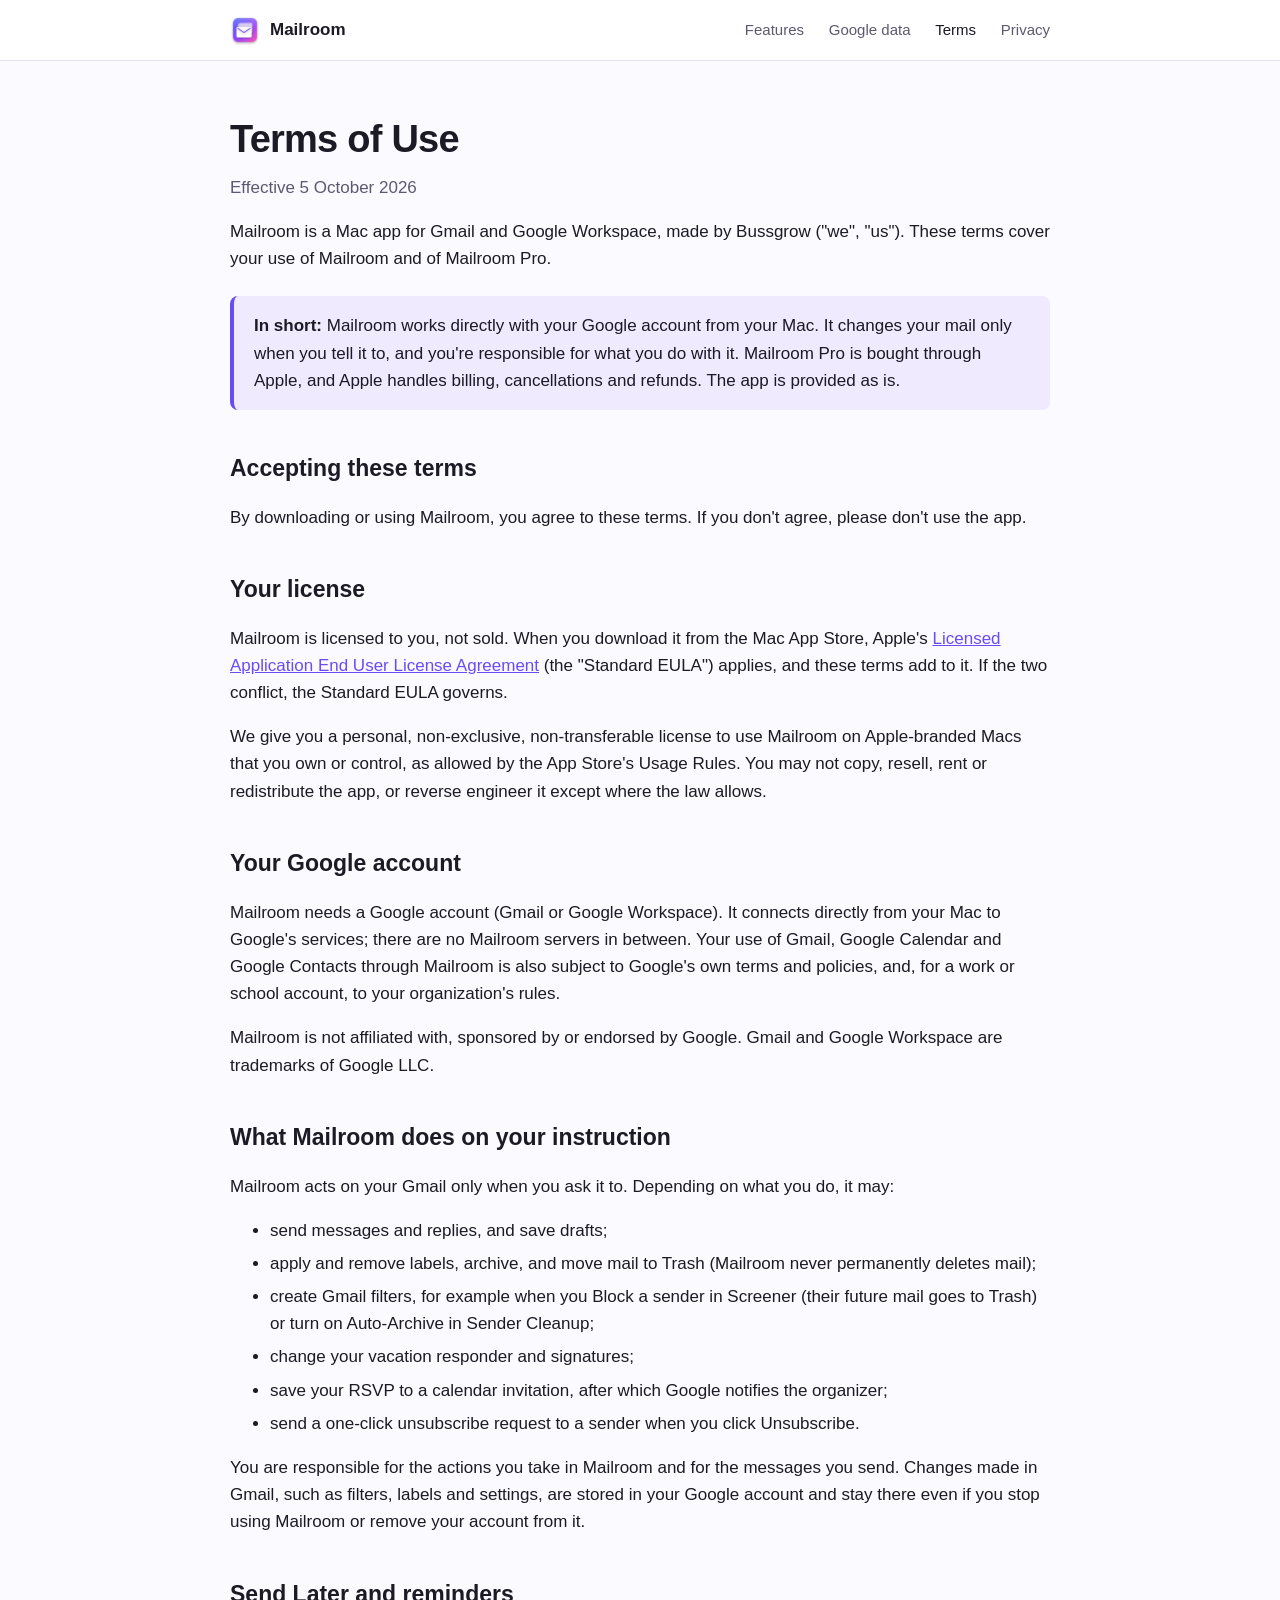
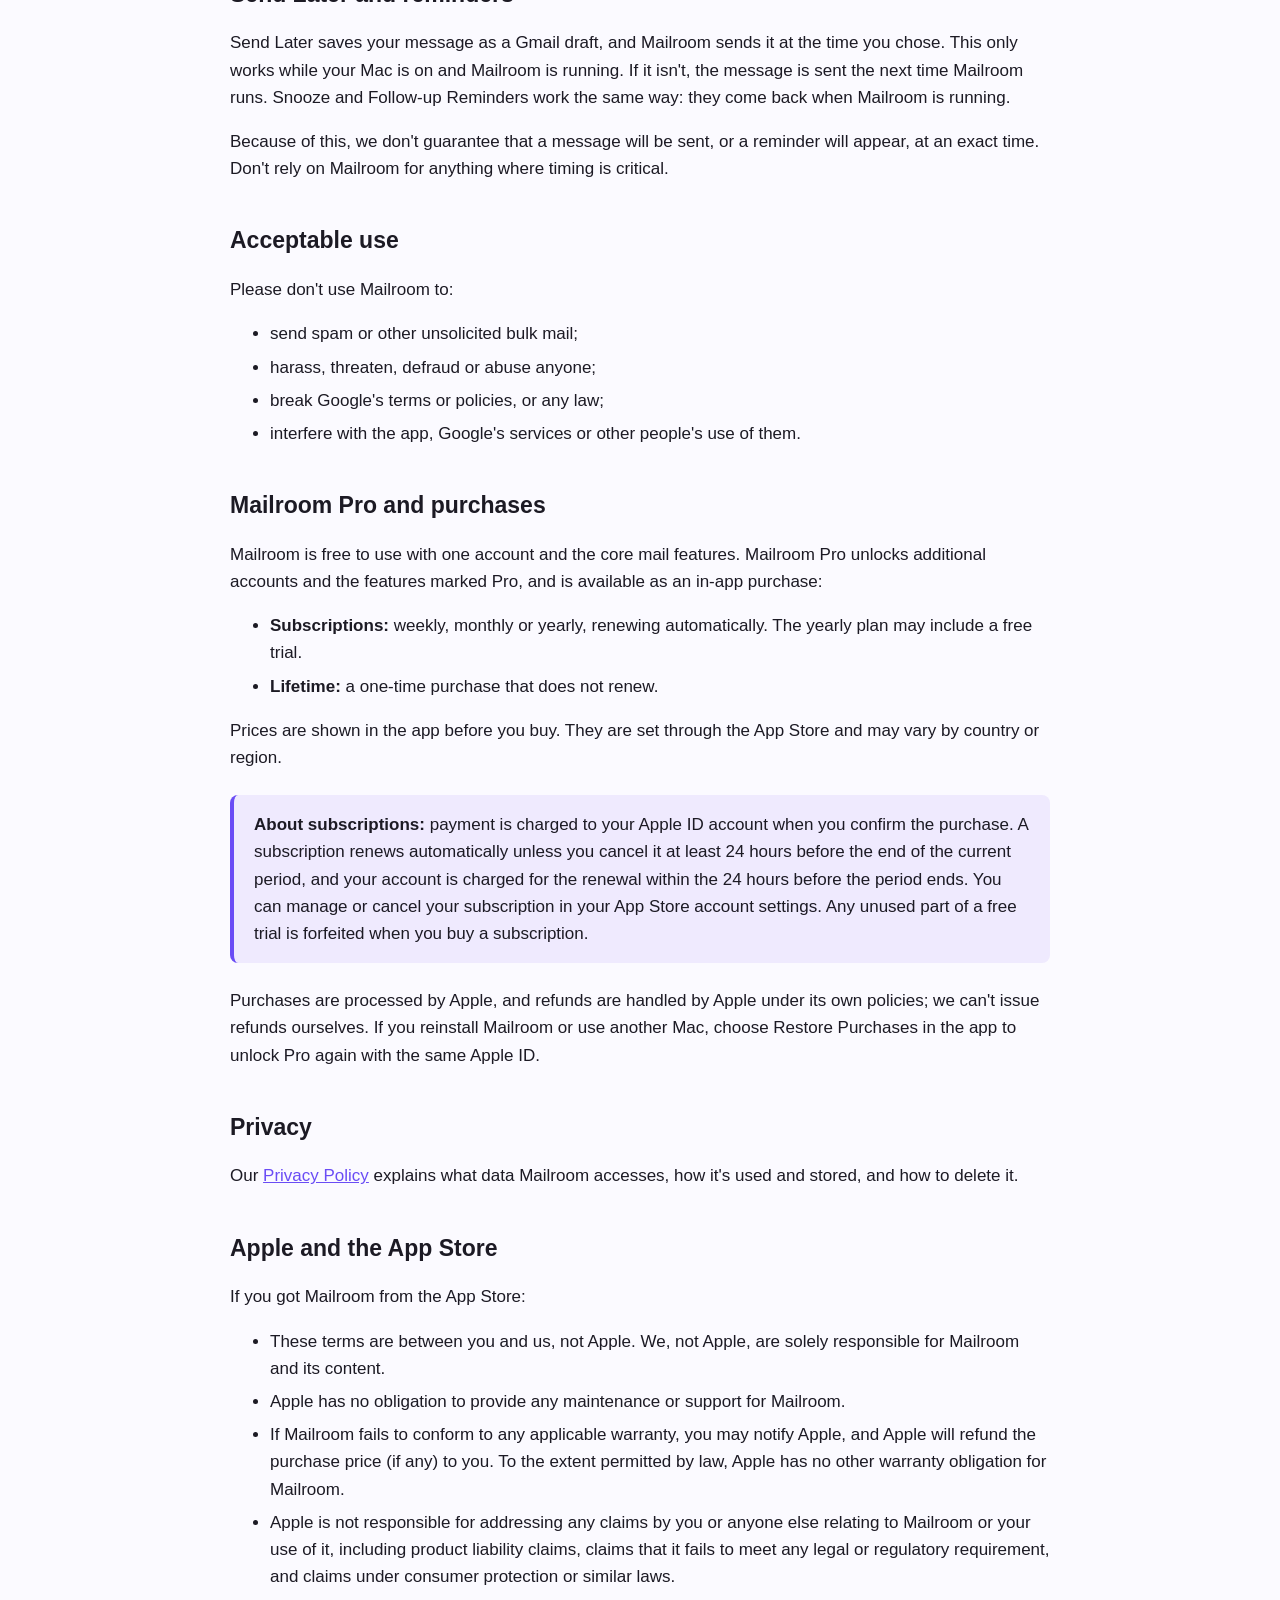
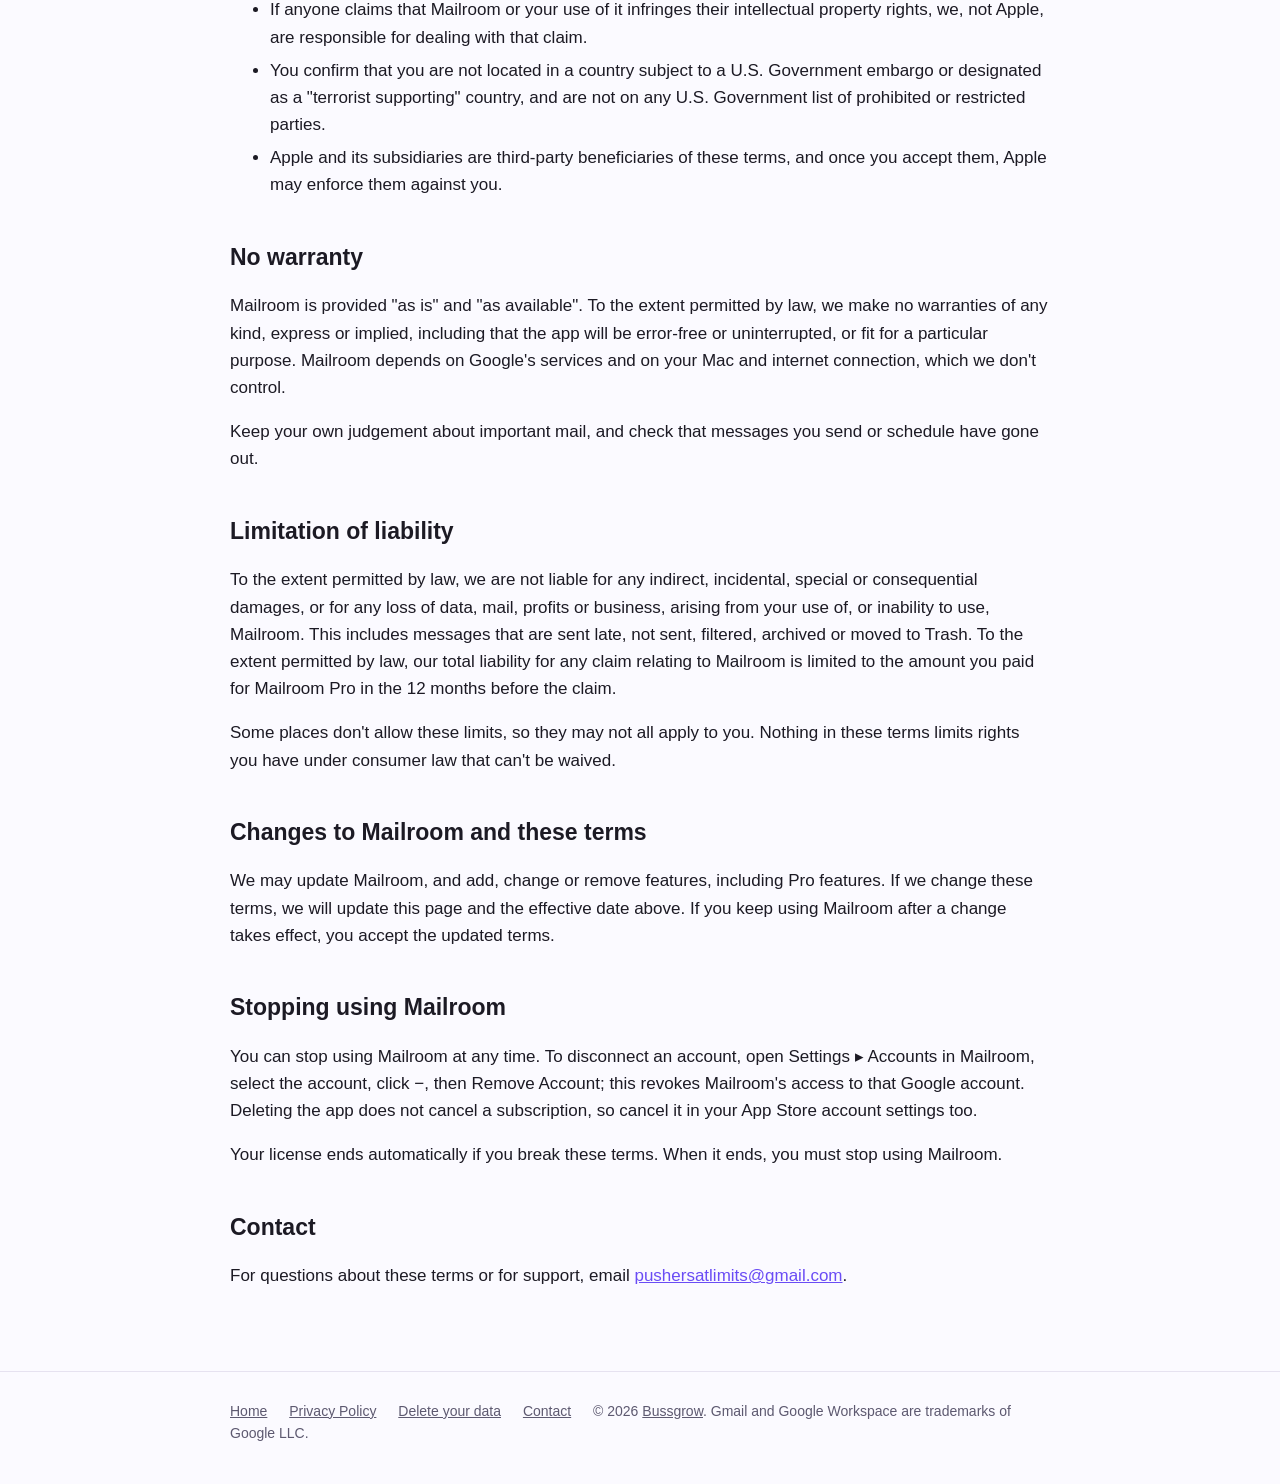
<file: mailroom/terms.html>
<!doctype html>
<html lang="en">
<head>
  <meta charset="utf-8">
  <meta name="viewport" content="width=device-width, initial-scale=1">
  <title>Terms of Use — Mailroom</title>
  <meta name="description" content="The terms for using Mailroom, the Mac app for Gmail, and for buying Mailroom Pro.">
  <link rel="icon" href="favicon.png">
  <link rel="stylesheet" href="../style.css">
</head>
<body>
  <header class="site">
    <div class="wrap">
      <a class="brand" href="./"><img src="icon.png" alt="">Mailroom</a>
      <nav>
        <a href="./#features">Features</a>
        <a href="./#google-data">Google data</a>
        <a href="terms.html" aria-current="page">Terms</a>
        <a href="privacy.html">Privacy</a>
      </nav>
    </div>
  </header>

  <main class="wrap">
    <article class="policy">
      <h1>Terms of Use</h1>
      <p class="updated">Effective 5 October 2026</p>

      <p>Mailroom is a Mac app for Gmail and Google Workspace, made by Bussgrow ("we", "us"). These terms cover your use of Mailroom and of Mailroom Pro.</p>

      <div class="callout">
        <p><strong>In short:</strong> Mailroom works directly with your Google account from your Mac. It changes your mail only when you tell it to, and you're responsible for what you do with it. Mailroom Pro is bought through Apple, and Apple handles billing, cancellations and refunds. The app is provided as is.</p>
      </div>

      <h2 id="acceptance">Accepting these terms</h2>
      <p>By downloading or using Mailroom, you agree to these terms. If you don't agree, please don't use the app.</p>

      <h2 id="license">Your license</h2>
      <p>Mailroom is licensed to you, not sold. When you download it from the Mac App Store, Apple's <a href="https://www.apple.com/legal/internet-services/itunes/dev/stdeula/">Licensed Application End User License Agreement</a> (the "Standard EULA") applies, and these terms add to it. If the two conflict, the Standard EULA governs.</p>
      <p>We give you a personal, non-exclusive, non-transferable license to use Mailroom on Apple-branded Macs that you own or control, as allowed by the App Store's Usage Rules. You may not copy, resell, rent or redistribute the app, or reverse engineer it except where the law allows.</p>

      <h2 id="google">Your Google account</h2>
      <p>Mailroom needs a Google account (Gmail or Google Workspace). It connects directly from your Mac to Google's services; there are no Mailroom servers in between. Your use of Gmail, Google Calendar and Google Contacts through Mailroom is also subject to Google's own terms and policies, and, for a work or school account, to your organization's rules.</p>
      <p>Mailroom is not affiliated with, sponsored by or endorsed by Google. Gmail and Google Workspace are trademarks of Google LLC.</p>

      <h2 id="your-actions">What Mailroom does on your instruction</h2>
      <p>Mailroom acts on your Gmail only when you ask it to. Depending on what you do, it may:</p>
      <ul>
        <li>send messages and replies, and save drafts;</li>
        <li>apply and remove labels, archive, and move mail to Trash (Mailroom never permanently deletes mail);</li>
        <li>create Gmail filters, for example when you Block a sender in Screener (their future mail goes to Trash) or turn on Auto-Archive in Sender Cleanup;</li>
        <li>change your vacation responder and signatures;</li>
        <li>save your RSVP to a calendar invitation, after which Google notifies the organizer;</li>
        <li>send a one-click unsubscribe request to a sender when you click Unsubscribe.</li>
      </ul>
      <p>You are responsible for the actions you take in Mailroom and for the messages you send. Changes made in Gmail, such as filters, labels and settings, are stored in your Google account and stay there even if you stop using Mailroom or remove your account from it.</p>

      <h2 id="scheduling">Send Later and reminders</h2>
      <p>Send Later saves your message as a Gmail draft, and Mailroom sends it at the time you chose. This only works while your Mac is on and Mailroom is running. If it isn't, the message is sent the next time Mailroom runs. Snooze and Follow-up Reminders work the same way: they come back when Mailroom is running.</p>
      <p>Because of this, we don't guarantee that a message will be sent, or a reminder will appear, at an exact time. Don't rely on Mailroom for anything where timing is critical.</p>

      <h2 id="acceptable-use">Acceptable use</h2>
      <p>Please don't use Mailroom to:</p>
      <ul>
        <li>send spam or other unsolicited bulk mail;</li>
        <li>harass, threaten, defraud or abuse anyone;</li>
        <li>break Google's terms or policies, or any law;</li>
        <li>interfere with the app, Google's services or other people's use of them.</li>
      </ul>

      <h2 id="pro">Mailroom Pro and purchases</h2>
      <p>Mailroom is free to use with one account and the core mail features. Mailroom Pro unlocks additional accounts and the features marked Pro, and is available as an in-app purchase:</p>
      <ul>
        <li><strong>Subscriptions:</strong> weekly, monthly or yearly, renewing automatically. The yearly plan may include a free trial.</li>
        <li><strong>Lifetime:</strong> a one-time purchase that does not renew.</li>
      </ul>
      <p>Prices are shown in the app before you buy. They are set through the App Store and may vary by country or region.</p>
      <div class="callout">
        <p><strong>About subscriptions:</strong> payment is charged to your Apple ID account when you confirm the purchase. A subscription renews automatically unless you cancel it at least 24 hours before the end of the current period, and your account is charged for the renewal within the 24 hours before the period ends. You can manage or cancel your subscription in your App Store account settings. Any unused part of a free trial is forfeited when you buy a subscription.</p>
      </div>
      <p>Purchases are processed by Apple, and refunds are handled by Apple under its own policies; we can't issue refunds ourselves. If you reinstall Mailroom or use another Mac, choose Restore Purchases in the app to unlock Pro again with the same Apple ID.</p>

      <h2 id="privacy">Privacy</h2>
      <p>Our <a href="privacy.html">Privacy Policy</a> explains what data Mailroom accesses, how it's used and stored, and how to delete it.</p>

      <h2 id="apple">Apple and the App Store</h2>
      <p>If you got Mailroom from the App Store:</p>
      <ul>
        <li>These terms are between you and us, not Apple. We, not Apple, are solely responsible for Mailroom and its content.</li>
        <li>Apple has no obligation to provide any maintenance or support for Mailroom.</li>
        <li>If Mailroom fails to conform to any applicable warranty, you may notify Apple, and Apple will refund the purchase price (if any) to you. To the extent permitted by law, Apple has no other warranty obligation for Mailroom.</li>
        <li>Apple is not responsible for addressing any claims by you or anyone else relating to Mailroom or your use of it, including product liability claims, claims that it fails to meet any legal or regulatory requirement, and claims under consumer protection or similar laws.</li>
        <li>If anyone claims that Mailroom or your use of it infringes their intellectual property rights, we, not Apple, are responsible for dealing with that claim.</li>
        <li>You confirm that you are not located in a country subject to a U.S. Government embargo or designated as a "terrorist supporting" country, and are not on any U.S. Government list of prohibited or restricted parties.</li>
        <li>Apple and its subsidiaries are third-party beneficiaries of these terms, and once you accept them, Apple may enforce them against you.</li>
      </ul>

      <h2 id="warranty">No warranty</h2>
      <p>Mailroom is provided "as is" and "as available". To the extent permitted by law, we make no warranties of any kind, express or implied, including that the app will be error-free or uninterrupted, or fit for a particular purpose. Mailroom depends on Google's services and on your Mac and internet connection, which we don't control.</p>
      <p>Keep your own judgement about important mail, and check that messages you send or schedule have gone out.</p>

      <h2 id="liability">Limitation of liability</h2>
      <p>To the extent permitted by law, we are not liable for any indirect, incidental, special or consequential damages, or for any loss of data, mail, profits or business, arising from your use of, or inability to use, Mailroom. This includes messages that are sent late, not sent, filtered, archived or moved to Trash. To the extent permitted by law, our total liability for any claim relating to Mailroom is limited to the amount you paid for Mailroom Pro in the 12 months before the claim.</p>
      <p>Some places don't allow these limits, so they may not all apply to you. Nothing in these terms limits rights you have under consumer law that can't be waived.</p>

      <h2 id="changes">Changes to Mailroom and these terms</h2>
      <p>We may update Mailroom, and add, change or remove features, including Pro features. If we change these terms, we will update this page and the effective date above. If you keep using Mailroom after a change takes effect, you accept the updated terms.</p>

      <h2 id="ending">Stopping using Mailroom</h2>
      <p>You can stop using Mailroom at any time. To disconnect an account, open Settings ▸ Accounts in Mailroom, select the account, click −, then Remove Account; this revokes Mailroom's access to that Google account. Deleting the app does not cancel a subscription, so cancel it in your App Store account settings too.</p>
      <p>Your license ends automatically if you break these terms. When it ends, you must stop using Mailroom.</p>

      <h2 id="contact">Contact</h2>
      <p>For questions about these terms or for support, email <a href="mailto:pushersatlimits@gmail.com">pushersatlimits@gmail.com</a>.</p>
    </article>
  </main>

  <footer class="site">
    <div class="wrap">
      <a href="./">Home</a>
      <a href="privacy.html">Privacy Policy</a>
      <a href="delete-data.html">Delete your data</a>
      <a href="mailto:pushersatlimits@gmail.com">Contact</a>
      <span>© 2026 <a href="../">Bussgrow</a>. Gmail and Google Workspace are trademarks of Google LLC.</span>
    </div>
  </footer>
</body>
</html>
</file>
<file: style.css>
:root {
  --bg: #fbfaff;
  --surface: #ffffff;
  --text: #1c1a24;
  --muted: #5d5970;
  --line: #e6e2f0;
  --accent: #6a4cf5;
  --accent-2: #c54fc0;
  --accent-soft: #efeafe;
  color-scheme: light dark;
}

@media (prefers-color-scheme: dark) {
  :root {
    --bg: #121019;
    --surface: #1b1824;
    --text: #ecebf2;
    --muted: #a8a4b8;
    --line: #2d2a3a;
    --accent: #9c87ff;
    --accent-2: #e07ad9;
    --accent-soft: #241f38;
  }
}

* { box-sizing: border-box; }

body {
  margin: 0;
  background: var(--bg);
  color: var(--text);
  font: 17px/1.6 -apple-system, BlinkMacSystemFont, "SF Pro Text", "Helvetica Neue", Helvetica, Arial, sans-serif;
  -webkit-font-smoothing: antialiased;
}

a { color: var(--accent); }
a:hover { text-decoration-thickness: 2px; }

.wrap { max-width: 860px; margin: 0 auto; padding: 0 20px; }

header.site {
  border-bottom: 1px solid var(--line);
  background: var(--surface);
}
header.site .wrap {
  display: flex;
  align-items: center;
  justify-content: space-between;
  gap: 16px;
  height: 60px;
}
.brand {
  display: flex;
  align-items: center;
  gap: 10px;
  font-weight: 650;
  color: var(--text);
  text-decoration: none;
}
.brand img { width: 30px; height: 30px; }
nav a { color: var(--muted); text-decoration: none; margin-left: 20px; font-size: 15px; }
nav a:hover, nav a[aria-current] { color: var(--text); }

.hero { text-align: center; padding-top: 72px; padding-bottom: 56px; }
.hero img { width: 128px; height: 128px; }
.hero h1 { font-size: 44px; line-height: 1.15; margin: 20px 0 12px; letter-spacing: -0.02em; }
.hero p.lede { font-size: 20px; color: var(--muted); max-width: 600px; margin: 0 auto 28px; }
.badge {
  display: inline-block;
  padding: 10px 20px;
  border-radius: 999px;
  background: linear-gradient(135deg, var(--accent), var(--accent-2));
  color: #fff;
  font-weight: 600;
  font-size: 15px;
}
.hero .note { font-size: 14px; color: var(--muted); margin-top: 12px; }

section { padding: 40px 0; border-top: 1px solid var(--line); }
section h2 { font-size: 28px; margin: 0 0 8px; letter-spacing: -0.01em; }
section > .wrap > p.intro { color: var(--muted); margin-top: 0; }

.grid {
  display: grid;
  grid-template-columns: repeat(auto-fill, minmax(240px, 1fr));
  gap: 14px;
  margin-top: 24px;
}
.card {
  background: var(--surface);
  border: 1px solid var(--line);
  border-radius: 14px;
  padding: 18px 20px;
}
.card h3 { margin: 0 0 6px; font-size: 17px; }
.card p { margin: 0; color: var(--muted); font-size: 15px; line-height: 1.5; }
.pro { font-size: 11px; font-weight: 700; letter-spacing: 0.04em; color: var(--accent); background: var(--accent-soft); border-radius: 6px; padding: 2px 6px; margin-left: 6px; vertical-align: 2px; }

.table-wrap { overflow-x: auto; margin: 20px 0; }
table { border-collapse: collapse; width: 100%; font-size: 15px; background: var(--surface); }
th, td { text-align: left; vertical-align: top; padding: 10px 12px; border: 1px solid var(--line); }
th { background: var(--accent-soft); font-weight: 600; }
td code { font-size: 13px; overflow-wrap: anywhere; }

.callout {
  background: var(--accent-soft);
  border-left: 4px solid var(--accent);
  border-radius: 8px;
  padding: 16px 20px;
  margin: 24px 0;
}
.callout p { margin: 0; }

article.policy { padding: 48px 0 64px; }
article.policy h1 { font-size: 38px; margin: 0 0 4px; letter-spacing: -0.02em; }
article.policy .updated { color: var(--muted); margin-top: 0; }
article.policy h2 { font-size: 23px; margin: 40px 0 8px; }
article.policy h3 { font-size: 18px; margin: 24px 0 6px; }
article.policy li { margin: 6px 0; }

footer.site { border-top: 1px solid var(--line); padding: 28px 0 40px; color: var(--muted); font-size: 14px; }
footer.site a { color: var(--muted); margin-right: 18px; }

@media (max-width: 560px) {
  .hero { padding-top: 48px; padding-bottom: 40px; }
  .hero h1 { font-size: 34px; }
  nav a:not(:last-child) { display: none; }
}

footer.site span a { margin-right: 0; }

.app-link { display: flex; gap: 18px; align-items: center; text-decoration: none; color: inherit; }
.app-link img { width: 72px; height: 72px; flex: none; }
.app-link:hover h3 { color: var(--accent); }
</file>
